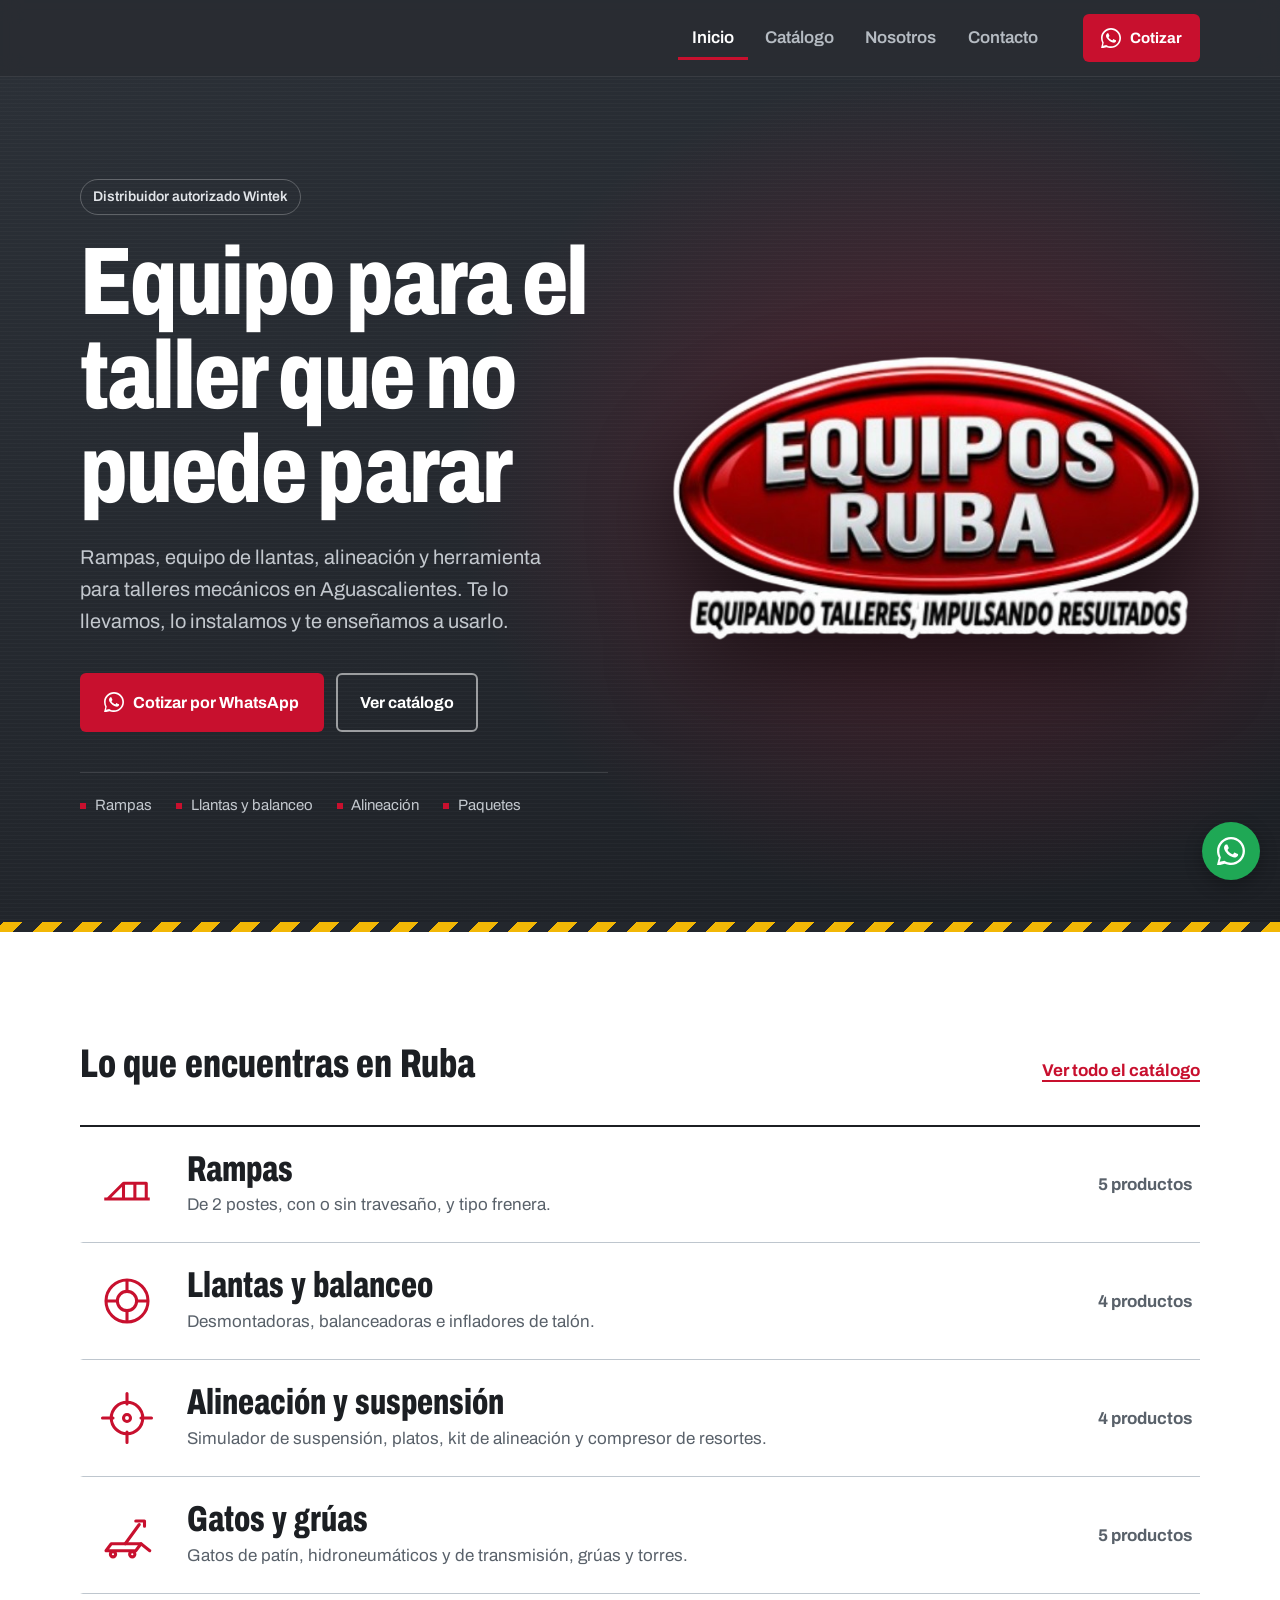
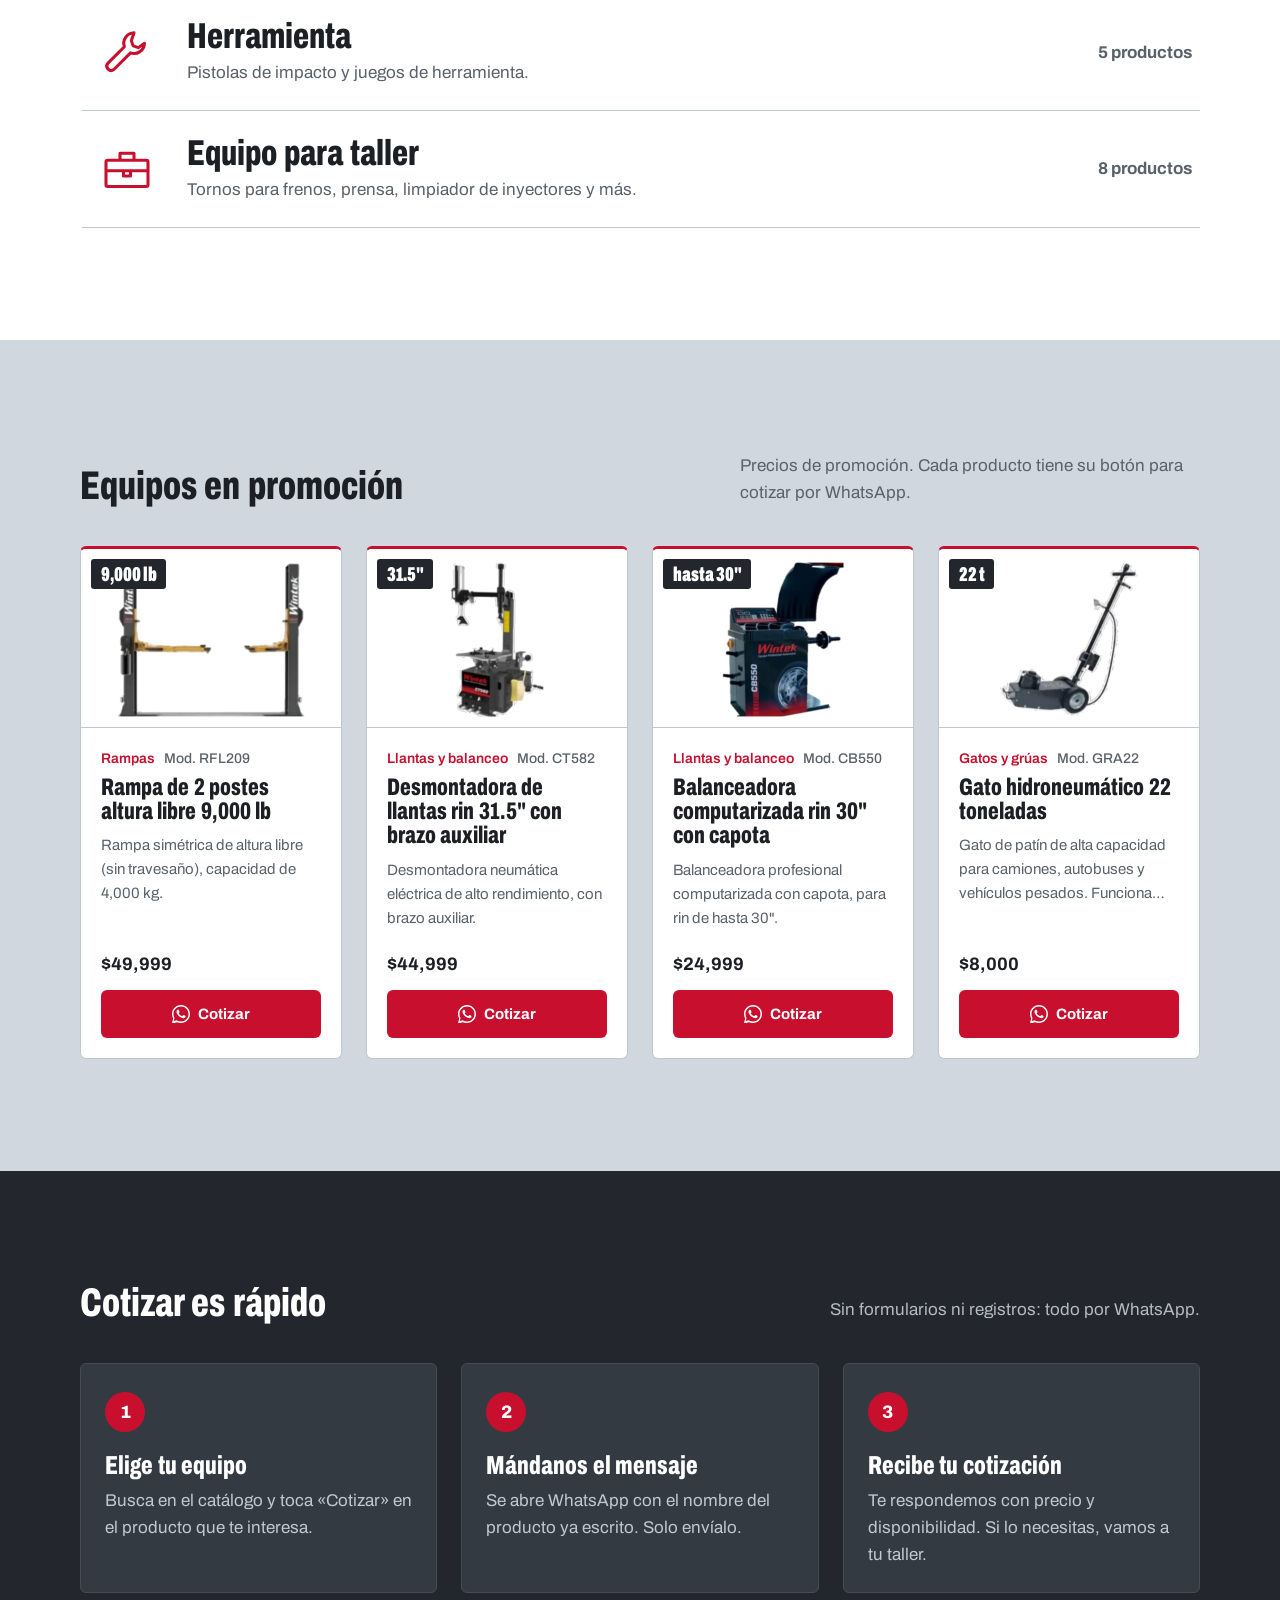
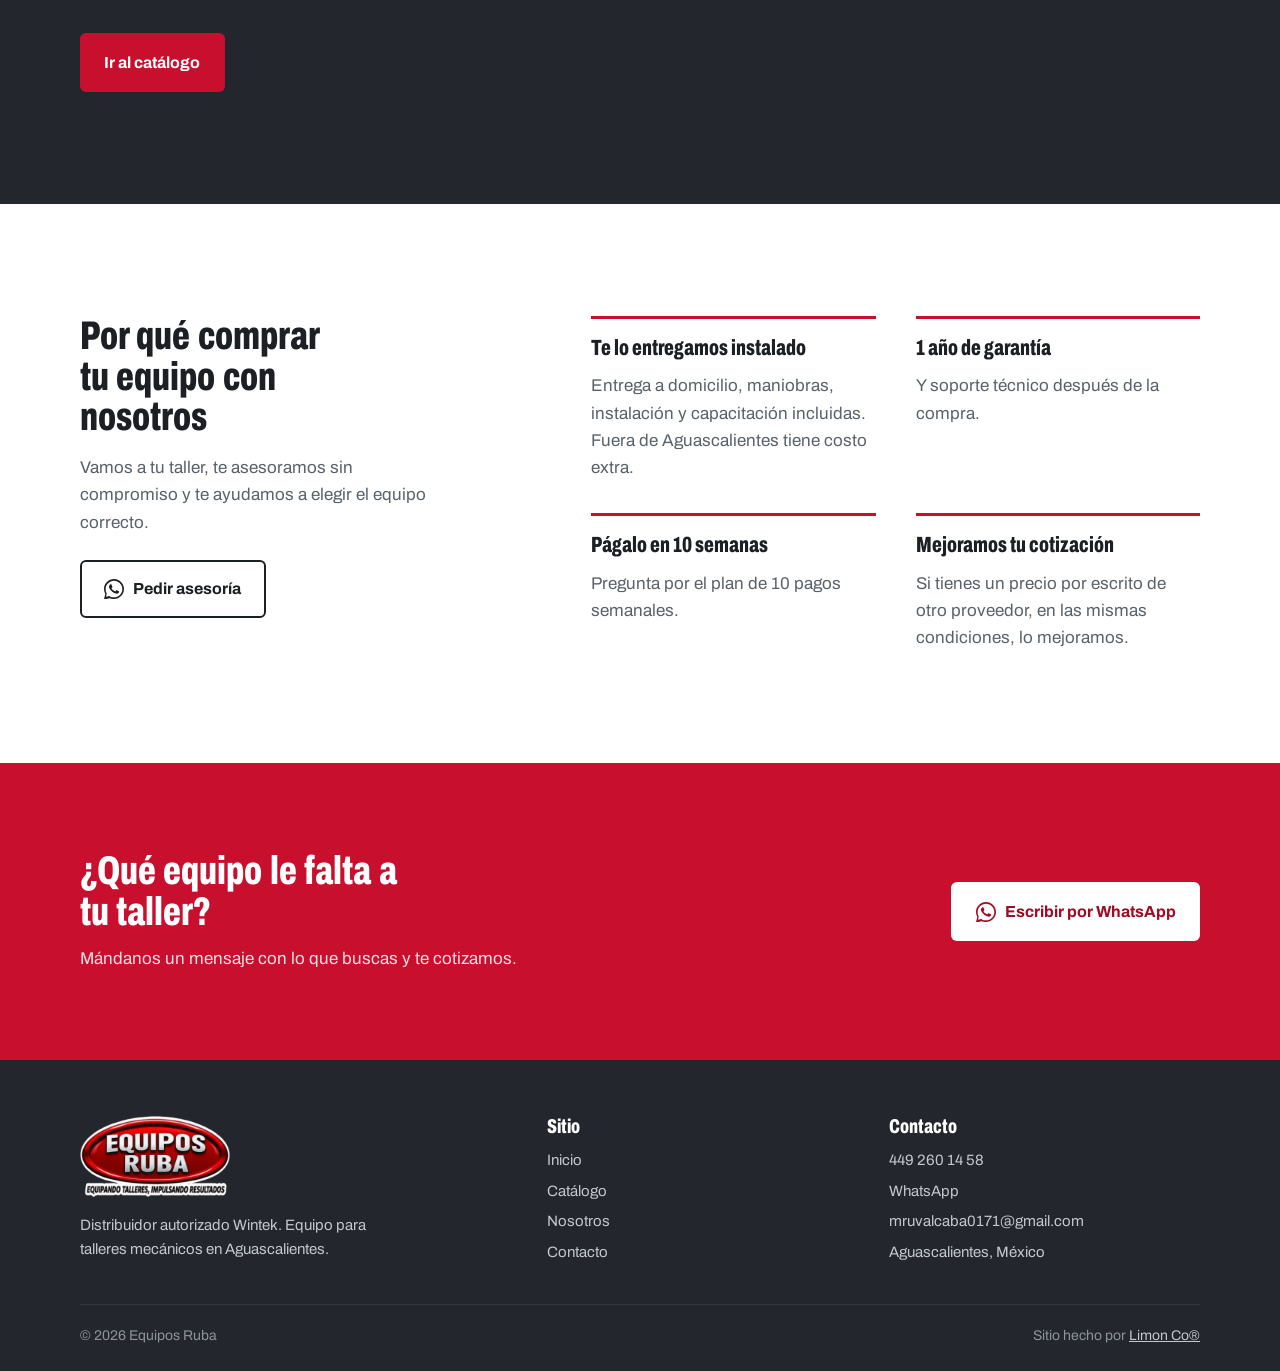
<file: index.html>
<!DOCTYPE html>
<html lang="es-MX">
<head>
  <meta charset="UTF-8">
  <meta name="viewport" content="width=device-width, initial-scale=1.0">

  <!-- SEO básico -->
  <title>Equipos Ruba | Rampas, gatos hidráulicos y herramienta para taller</title>
  <meta name="description" content="Equipos Ruba, distribuidor autorizado Wintek en Aguascalientes: rampas, desmontadoras, balanceadoras, alineación y herramienta para taller, con entrega, instalación y 1 año de garantía.">

  <!-- Open Graph (para compartir en redes sociales) -->
  <meta property="og:title"       content="Equipos Ruba | Rampas, gatos hidráulicos y herramienta para taller">
  <meta property="og:description" content="Equipos Ruba, distribuidor autorizado Wintek en Aguascalientes: rampas, desmontadoras, balanceadoras, alineación y herramienta para taller, con entrega, instalación y 1 año de garantía.">
  <meta property="og:image"       content="img/logo-ruba.png">
  <meta property="og:type"        content="website">

  <!-- Tipografía: Archivo (una sola familia, usamos su ancho variable) -->
  <link rel="preconnect" href="https://fonts.googleapis.com">
  <link rel="preconnect" href="https://fonts.gstatic.com" crossorigin>
  <link href="https://fonts.googleapis.com/css2?family=Archivo:wdth,wght@62..100,400..900&display=swap" rel="stylesheet">

  <link rel="stylesheet" href="css/estilos.css">
  <!-- [PENDIENTE: favicon] -->
</head>
<body>

  <!-- ===================== HEADER ===================== -->
  <header id="header">
    <div class="contenedor">
      <nav class="nav-inner" aria-label="Navegación principal">
        <a href="index.html" class="nav-logo">
          <img src="img/logo-ruba-chico.png" alt="Equipos Ruba, ir al inicio" width="97" height="52">
        </a>

        <ul class="nav-menu" id="nav-menu">
          <li><a href="index.html">Inicio</a></li>
          <li><a href="catalogo.html">Catálogo</a></li>
          <li><a href="nosotros.html">Nosotros</a></li>
          <li><a href="contacto.html">Contacto</a></li>
        </ul>

                <a href="https://wa.me/524492601458?text=Hola%2C%20me%20interesa%20saber%20m%C3%A1s%20sobre%20sus%20equipos." class="btn btn-rojo btn-chico nav-cta" target="_blank" rel="noopener">
          <svg width="20" height="20" viewBox="0 0 24 24" fill="currentColor" aria-hidden="true"><path d="M17.47 14.38c-.3-.15-1.76-.87-2.03-.97-.27-.1-.47-.15-.67.15-.2.3-.77.97-.94 1.16-.17.2-.35.22-.64.07-.3-.15-1.26-.46-2.39-1.47-.88-.79-1.48-1.76-1.65-2.06-.17-.3-.02-.46.13-.6.13-.14.3-.35.45-.52.15-.17.2-.3.3-.5.1-.2.05-.37-.03-.52-.07-.15-.67-1.61-.92-2.2-.24-.58-.49-.5-.67-.51h-.57c-.2 0-.52.07-.79.37-.27.3-1.04 1.02-1.04 2.48 0 1.46 1.07 2.88 1.21 3.07.15.2 2.1 3.2 5.08 4.49.71.31 1.26.49 1.7.63.71.23 1.36.2 1.87.12.57-.09 1.76-.72 2-1.41.25-.7.25-1.29.18-1.41-.08-.13-.28-.2-.57-.35z"/><path d="M12 0C5.37 0 0 5.37 0 12c0 2.14.56 4.14 1.54 5.87L.06 23.89a.5.5 0 00.61.61l6.01-1.48A11.95 11.95 0 0012 24c6.63 0 12-5.37 12-12S18.63 0 12 0zm0 22c-1.95 0-3.77-.53-5.33-1.44l-.38-.23-3.94.97.97-3.94-.23-.38A9.94 9.94 0 012 12C2 6.48 6.48 2 12 2s10 4.48 10 10-4.48 10-10 10z"/></svg> Cotizar
        </a>

        <button class="nav-hamburguesa" id="nav-hamburguesa" aria-controls="nav-menu" aria-expanded="false" aria-label="Abrir menú">
          <span></span><span></span><span></span>
        </button>
      </nav>
    </div>
  </header>

  <main>
    <!-- ===================== HERO ===================== -->
    <section id="hero" aria-labelledby="hero-titulo">
      <div class="contenedor hero-grid">
        <div class="hero-texto">
          <p class="hero-sello">Distribuidor autorizado Wintek</p>
          <h1 id="hero-titulo">Equipo para el taller que no puede parar</h1>
          <p class="hero-desc">
            Rampas, equipo de llantas, alineación y herramienta para talleres mecánicos en Aguascalientes.
            Te lo llevamos, lo instalamos y te enseñamos a usarlo.
          </p>
          <div class="hero-botones">
                        <a href="https://wa.me/524492601458?text=Hola%2C%20me%20interesa%20cotizar%20equipo%20para%20mi%20taller." class="btn btn-rojo" target="_blank" rel="noopener">
              <svg width="20" height="20" viewBox="0 0 24 24" fill="currentColor" aria-hidden="true"><path d="M17.47 14.38c-.3-.15-1.76-.87-2.03-.97-.27-.1-.47-.15-.67.15-.2.3-.77.97-.94 1.16-.17.2-.35.22-.64.07-.3-.15-1.26-.46-2.39-1.47-.88-.79-1.48-1.76-1.65-2.06-.17-.3-.02-.46.13-.6.13-.14.3-.35.45-.52.15-.17.2-.3.3-.5.1-.2.05-.37-.03-.52-.07-.15-.67-1.61-.92-2.2-.24-.58-.49-.5-.67-.51h-.57c-.2 0-.52.07-.79.37-.27.3-1.04 1.02-1.04 2.48 0 1.46 1.07 2.88 1.21 3.07.15.2 2.1 3.2 5.08 4.49.71.31 1.26.49 1.7.63.71.23 1.36.2 1.87.12.57-.09 1.76-.72 2-1.41.25-.7.25-1.29.18-1.41-.08-.13-.28-.2-.57-.35z"/><path d="M12 0C5.37 0 0 5.37 0 12c0 2.14.56 4.14 1.54 5.87L.06 23.89a.5.5 0 00.61.61l6.01-1.48A11.95 11.95 0 0012 24c6.63 0 12-5.37 12-12S18.63 0 12 0zm0 22c-1.95 0-3.77-.53-5.33-1.44l-.38-.23-3.94.97.97-3.94-.23-.38A9.94 9.94 0 012 12C2 6.48 6.48 2 12 2s10 4.48 10 10-4.48 10-10 10z"/></svg> Cotizar por WhatsApp
            </a>
            <a href="catalogo.html" class="btn btn-claro">Ver catálogo</a>
          </div>
          <ul class="hero-categorias" aria-label="Categorías">
            <li><a href="catalogo.html?categoria=rampas">Rampas</a></li>
            <li><a href="catalogo.html?categoria=llantas">Llantas y balanceo</a></li>
            <li><a href="catalogo.html?categoria=alineacion">Alineación</a></li>
            <li><a href="catalogo.html?categoria=paquetes">Paquetes</a></li>
          </ul>
        </div>

        <!-- Logo grande. En la portada, el logo del menú se oculta hasta pasar esta sección -->
        <img class="hero-logo" src="img/logo-ruba.png" alt="" width="624" height="336">
      </div>
    </section>

    <!-- ===================== CATEGORÍAS ===================== -->
    <section class="seccion seccion-blanca" aria-labelledby="cat-titulo">
      <div class="contenedor">
        <div class="seccion-encabezado">
          <h2 id="cat-titulo">Lo que encuentras en Ruba</h2>
          <a href="catalogo.html" class="link-flecha">Ver todo el catálogo</a>
        </div>
        <ul class="categorias-lista">
          <li>
            <a href="catalogo.html?categoria=rampas" class="categoria-fila">
              <svg viewBox="0 0 64 64" fill="none" stroke="currentColor" stroke-width="3.5" stroke-linejoin="round" aria-hidden="true"><path d="M6 48h52M10 48l18-18h26v18"/><path d="M28 30v18M41 30v18"/></svg>
              <div>
                <h3>Rampas</h3>
                <p>De 2 postes, con o sin travesaño, y tipo frenera.</p>
              </div>
              <span class="categoria-cuenta" data-cuenta="rampas"></span>
            </a>
          </li>
          <li>
            <a href="catalogo.html?categoria=llantas" class="categoria-fila">
              <svg viewBox="0 0 64 64" fill="none" stroke="currentColor" stroke-width="3.5" aria-hidden="true"><circle cx="32" cy="32" r="24"/><circle cx="32" cy="32" r="11"/><path d="M32 8v13M32 43v13M8 32h13M43 32h13"/></svg>
              <div>
                <h3>Llantas y balanceo</h3>
                <p>Desmontadoras, balanceadoras e infladores de talón.</p>
              </div>
              <span class="categoria-cuenta" data-cuenta="llantas"></span>
            </a>
          </li>
          <li>
            <a href="catalogo.html?categoria=alineacion" class="categoria-fila">
              <svg viewBox="0 0 64 64" fill="none" stroke="currentColor" stroke-width="3.5" stroke-linecap="round" aria-hidden="true"><circle cx="32" cy="32" r="18"/><circle cx="32" cy="32" r="4"/><path d="M32 4v12M32 48v12M4 32h12M48 32h12"/></svg>
              <div>
                <h3>Alineación y suspensión</h3>
                <p>Simulador de suspensión, platos, kit de alineación y compresor de resortes.</p>
              </div>
              <span class="categoria-cuenta" data-cuenta="alineacion"></span>
            </a>
          </li>
          <li>
            <a href="catalogo.html?categoria=gatos" class="categoria-fila">
              <svg viewBox="0 0 64 64" fill="none" stroke="currentColor" stroke-width="3.5" stroke-linejoin="round" stroke-linecap="round" aria-hidden="true"><path d="M8 50h34l6-8H14z"/><circle cx="16" cy="54" r="3"/><circle cx="38" cy="54" r="3"/><path d="M30 42l16-22M42 16h10v6"/><path d="M48 42l10 8"/></svg>
              <div>
                <h3>Gatos y grúas</h3>
                <p>Gatos de patín, hidroneumáticos y de transmisión, grúas y torres.</p>
              </div>
              <span class="categoria-cuenta" data-cuenta="gatos"></span>
            </a>
          </li>
          <li>
            <a href="catalogo.html?categoria=herramienta" class="categoria-fila">
              <svg viewBox="0 0 64 64" fill="none" stroke="currentColor" stroke-width="3.5" stroke-linejoin="round" stroke-linecap="round" aria-hidden="true"><path d="M40 10a12 12 0 00-11 16L10 45a5 5 0 007 7l19-19a12 12 0 0016-11l-7 5-6-2-2-6z"/></svg>
              <div>
                <h3>Herramienta</h3>
                <p>Pistolas de impacto y juegos de herramienta.</p>
              </div>
              <span class="categoria-cuenta" data-cuenta="herramienta"></span>
            </a>
          </li>
          <li>
            <a href="catalogo.html?categoria=equipo" class="categoria-fila">
              <svg viewBox="0 0 64 64" fill="none" stroke="currentColor" stroke-width="3.5" stroke-linejoin="round" aria-hidden="true"><rect x="8" y="22" width="48" height="30" rx="2"/><path d="M24 22v-8h16v8M8 34h48M28 34v6h8v-6"/></svg>
              <div>
                <h3>Equipo para taller</h3>
                <p>Tornos para frenos, prensa, limpiador de inyectores y más.</p>
              </div>
              <span class="categoria-cuenta" data-cuenta="equipo"></span>
            </a>
          </li>
        </ul>
      </div>
    </section>

    <!-- ===================== DESTACADOS ===================== -->
    <section class="seccion" aria-labelledby="dest-titulo">
      <div class="contenedor">
        <div class="seccion-encabezado">
          <h2 id="dest-titulo">Equipos en promoción</h2>
          <p>Precios de promoción. Cada producto tiene su botón para cotizar por WhatsApp.</p>
        </div>
        <!-- Las tarjetas las genera main.js a partir de js/productos.js (destacado: true) -->
        <div class="productos-grid" id="productos-destacados"></div>
      </div>
    </section>

    <!-- ===================== CÓMO COTIZAR ===================== -->
    <section class="seccion seccion-oscura" aria-labelledby="pasos-titulo">
      <div class="contenedor">
        <div class="seccion-encabezado">
          <h2 id="pasos-titulo">Cotizar es rápido</h2>
          <p>Sin formularios ni registros: todo por WhatsApp.</p>
        </div>
        <ol class="pasos">
          <li class="paso">
            <h3>Elige tu equipo</h3>
            <p>Busca en el catálogo y toca «Cotizar» en el producto que te interesa.</p>
          </li>
          <li class="paso">
            <h3>Mándanos el mensaje</h3>
            <p>Se abre WhatsApp con el nombre del producto ya escrito. Solo envíalo.</p>
          </li>
          <li class="paso">
            <h3>Recibe tu cotización</h3>
            <p>Te respondemos con precio y disponibilidad. Si lo necesitas, vamos a tu taller.</p>
          </li>
        </ol>
        <div class="pasos-cta">
          <a href="catalogo.html" class="btn btn-rojo">Ir al catálogo</a>
        </div>
      </div>
    </section>

    <!-- ===================== POR QUÉ RUBA (datos del volante de promoción) ===================== -->
    <section class="seccion seccion-blanca" aria-labelledby="pq-titulo">
      <div class="contenedor porque-grid">
        <div class="porque-intro">
          <h2 id="pq-titulo">Por qué comprar tu equipo con nosotros</h2>
          <p>Vamos a tu taller, te asesoramos sin compromiso y te ayudamos a elegir el equipo correcto.</p>
          <a href="https://wa.me/524492601458?text=Hola%2C%20necesito%20asesor%C3%ADa%20para%20elegir%20equipo%20para%20mi%20taller." class="btn btn-contorno" target="_blank" rel="noopener">
            <svg width="20" height="20" viewBox="0 0 24 24" fill="currentColor" aria-hidden="true"><path d="M17.47 14.38c-.3-.15-1.76-.87-2.03-.97-.27-.1-.47-.15-.67.15-.2.3-.77.97-.94 1.16-.17.2-.35.22-.64.07-.3-.15-1.26-.46-2.39-1.47-.88-.79-1.48-1.76-1.65-2.06-.17-.3-.02-.46.13-.6.13-.14.3-.35.45-.52.15-.17.2-.3.3-.5.1-.2.05-.37-.03-.52-.07-.15-.67-1.61-.92-2.2-.24-.58-.49-.5-.67-.51h-.57c-.2 0-.52.07-.79.37-.27.3-1.04 1.02-1.04 2.48 0 1.46 1.07 2.88 1.21 3.07.15.2 2.1 3.2 5.08 4.49.71.31 1.26.49 1.7.63.71.23 1.36.2 1.87.12.57-.09 1.76-.72 2-1.41.25-.7.25-1.29.18-1.41-.08-.13-.28-.2-.57-.35z"/><path d="M12 0C5.37 0 0 5.37 0 12c0 2.14.56 4.14 1.54 5.87L.06 23.89a.5.5 0 00.61.61l6.01-1.48A11.95 11.95 0 0012 24c6.63 0 12-5.37 12-12S18.63 0 12 0zm0 22c-1.95 0-3.77-.53-5.33-1.44l-.38-.23-3.94.97.97-3.94-.23-.38A9.94 9.94 0 012 12C2 6.48 6.48 2 12 2s10 4.48 10 10-4.48 10-10 10z"/></svg> Pedir asesoría
          </a>
        </div>
        <dl class="porque-lista">
          <div>
            <dt>Te lo entregamos instalado</dt>
            <dd>Entrega a domicilio, maniobras, instalación y capacitación incluidas. Fuera de Aguascalientes tiene costo extra.</dd>
          </div>
          <div>
            <dt>1 año de garantía</dt>
            <dd>Y soporte técnico después de la compra.</dd>
          </div>
          <div>
            <!-- [PENDIENTE: confirmar con el cliente cómo funciona el plan "10 números, 10 pagos, 10 semanas"] -->
            <dt>Págalo en 10 semanas</dt>
            <dd>Pregunta por el plan de 10 pagos semanales.</dd>
          </div>
          <div>
            <dt>Mejoramos tu cotización</dt>
            <dd>Si tienes un precio por escrito de otro proveedor, en las mismas condiciones, lo mejoramos.</dd>
          </div>
        </dl>
      </div>
    </section>

  <!-- ===================== CTA FINAL ===================== -->
  <section id="cta" aria-labelledby="cta-titulo">
    <div class="contenedor cta-inner">
      <div>
        <h2 id="cta-titulo">¿Qué equipo le falta a tu taller?</h2>
        <p>Mándanos un mensaje con lo que buscas y te cotizamos.</p>
      </div>
            <a href="https://wa.me/524492601458?text=Hola%2C%20quiero%20cotizar%20equipo%20para%20mi%20taller." class="btn btn-blanco" target="_blank" rel="noopener">
        <svg width="20" height="20" viewBox="0 0 24 24" fill="currentColor" aria-hidden="true"><path d="M17.47 14.38c-.3-.15-1.76-.87-2.03-.97-.27-.1-.47-.15-.67.15-.2.3-.77.97-.94 1.16-.17.2-.35.22-.64.07-.3-.15-1.26-.46-2.39-1.47-.88-.79-1.48-1.76-1.65-2.06-.17-.3-.02-.46.13-.6.13-.14.3-.35.45-.52.15-.17.2-.3.3-.5.1-.2.05-.37-.03-.52-.07-.15-.67-1.61-.92-2.2-.24-.58-.49-.5-.67-.51h-.57c-.2 0-.52.07-.79.37-.27.3-1.04 1.02-1.04 2.48 0 1.46 1.07 2.88 1.21 3.07.15.2 2.1 3.2 5.08 4.49.71.31 1.26.49 1.7.63.71.23 1.36.2 1.87.12.57-.09 1.76-.72 2-1.41.25-.7.25-1.29.18-1.41-.08-.13-.28-.2-.57-.35z"/><path d="M12 0C5.37 0 0 5.37 0 12c0 2.14.56 4.14 1.54 5.87L.06 23.89a.5.5 0 00.61.61l6.01-1.48A11.95 11.95 0 0012 24c6.63 0 12-5.37 12-12S18.63 0 12 0zm0 22c-1.95 0-3.77-.53-5.33-1.44l-.38-.23-3.94.97.97-3.94-.23-.38A9.94 9.94 0 012 12C2 6.48 6.48 2 12 2s10 4.48 10 10-4.48 10-10 10z"/></svg> Escribir por WhatsApp
      </a>
    </div>
  </section>

  </main>

  <!-- ===================== FOOTER ===================== -->
  <footer id="footer">
    <div class="contenedor">
      <div class="footer-grid">
        <div class="footer-logo">
          <img src="img/logo-ruba-chico.png" alt="Equipos Ruba" width="150" height="81">
          <p>Distribuidor autorizado Wintek. Equipo para talleres mecánicos en Aguascalientes.</p>
        </div>

        <div class="footer-col">
          <h2>Sitio</h2>
          <ul>
            <li><a href="index.html">Inicio</a></li>
            <li><a href="catalogo.html">Catálogo</a></li>
            <li><a href="nosotros.html">Nosotros</a></li>
            <li><a href="contacto.html">Contacto</a></li>
          </ul>
        </div>

        <div class="footer-col">
          <h2>Contacto</h2>
          <ul>
            <li><a href="tel:+524492601458">449 260 14 58</a></li>
            <li><a href="https://wa.me/524492601458?text=Hola%2C%20me%20interesa%20saber%20m%C3%A1s%20sobre%20sus%20equipos." target="_blank" rel="noopener">WhatsApp</a></li>
            <li><a href="mailto:mruvalcaba0171@gmail.com">mruvalcaba0171@gmail.com</a></li>
            <li>Aguascalientes, México</li>
            <!-- [PENDIENTE: dirección del local (confirmar si es la misma de facturación) y horarios] -->
          </ul>
        </div>
      </div>

      <div class="footer-base">
        <p>© 2026 Equipos Ruba</p>
        <p>Sitio hecho por <a href="#">Limon Co®</a></p>
      </div>
    </div>
  </footer>

  <!-- Botón flotante de WhatsApp -->
  <a href="https://wa.me/524492601458?text=Hola%2C%20me%20interesa%20saber%20m%C3%A1s%20sobre%20sus%20equipos." class="wa-flotante" target="_blank" rel="noopener" aria-label="Escribir por WhatsApp">
    <svg width="28" height="28" viewBox="0 0 24 24" fill="currentColor" aria-hidden="true"><path d="M17.47 14.38c-.3-.15-1.76-.87-2.03-.97-.27-.1-.47-.15-.67.15-.2.3-.77.97-.94 1.16-.17.2-.35.22-.64.07-.3-.15-1.26-.46-2.39-1.47-.88-.79-1.48-1.76-1.65-2.06-.17-.3-.02-.46.13-.6.13-.14.3-.35.45-.52.15-.17.2-.3.3-.5.1-.2.05-.37-.03-.52-.07-.15-.67-1.61-.92-2.2-.24-.58-.49-.5-.67-.51h-.57c-.2 0-.52.07-.79.37-.27.3-1.04 1.02-1.04 2.48 0 1.46 1.07 2.88 1.21 3.07.15.2 2.1 3.2 5.08 4.49.71.31 1.26.49 1.7.63.71.23 1.36.2 1.87.12.57-.09 1.76-.72 2-1.41.25-.7.25-1.29.18-1.41-.08-.13-.28-.2-.57-.35z"/><path d="M12 0C5.37 0 0 5.37 0 12c0 2.14.56 4.14 1.54 5.87L.06 23.89a.5.5 0 00.61.61l6.01-1.48A11.95 11.95 0 0012 24c6.63 0 12-5.37 12-12S18.63 0 12 0zm0 22c-1.95 0-3.77-.53-5.33-1.44l-.38-.23-3.94.97.97-3.94-.23-.38A9.94 9.94 0 012 12C2 6.48 6.48 2 12 2s10 4.48 10 10-4.48 10-10 10z"/></svg>
  </a>

  <!-- Scripts: primero los datos, luego la lógica -->
  <script src="js/productos.js"></script>
  <script src="js/main.js"></script>
</body>
</html>
</file>
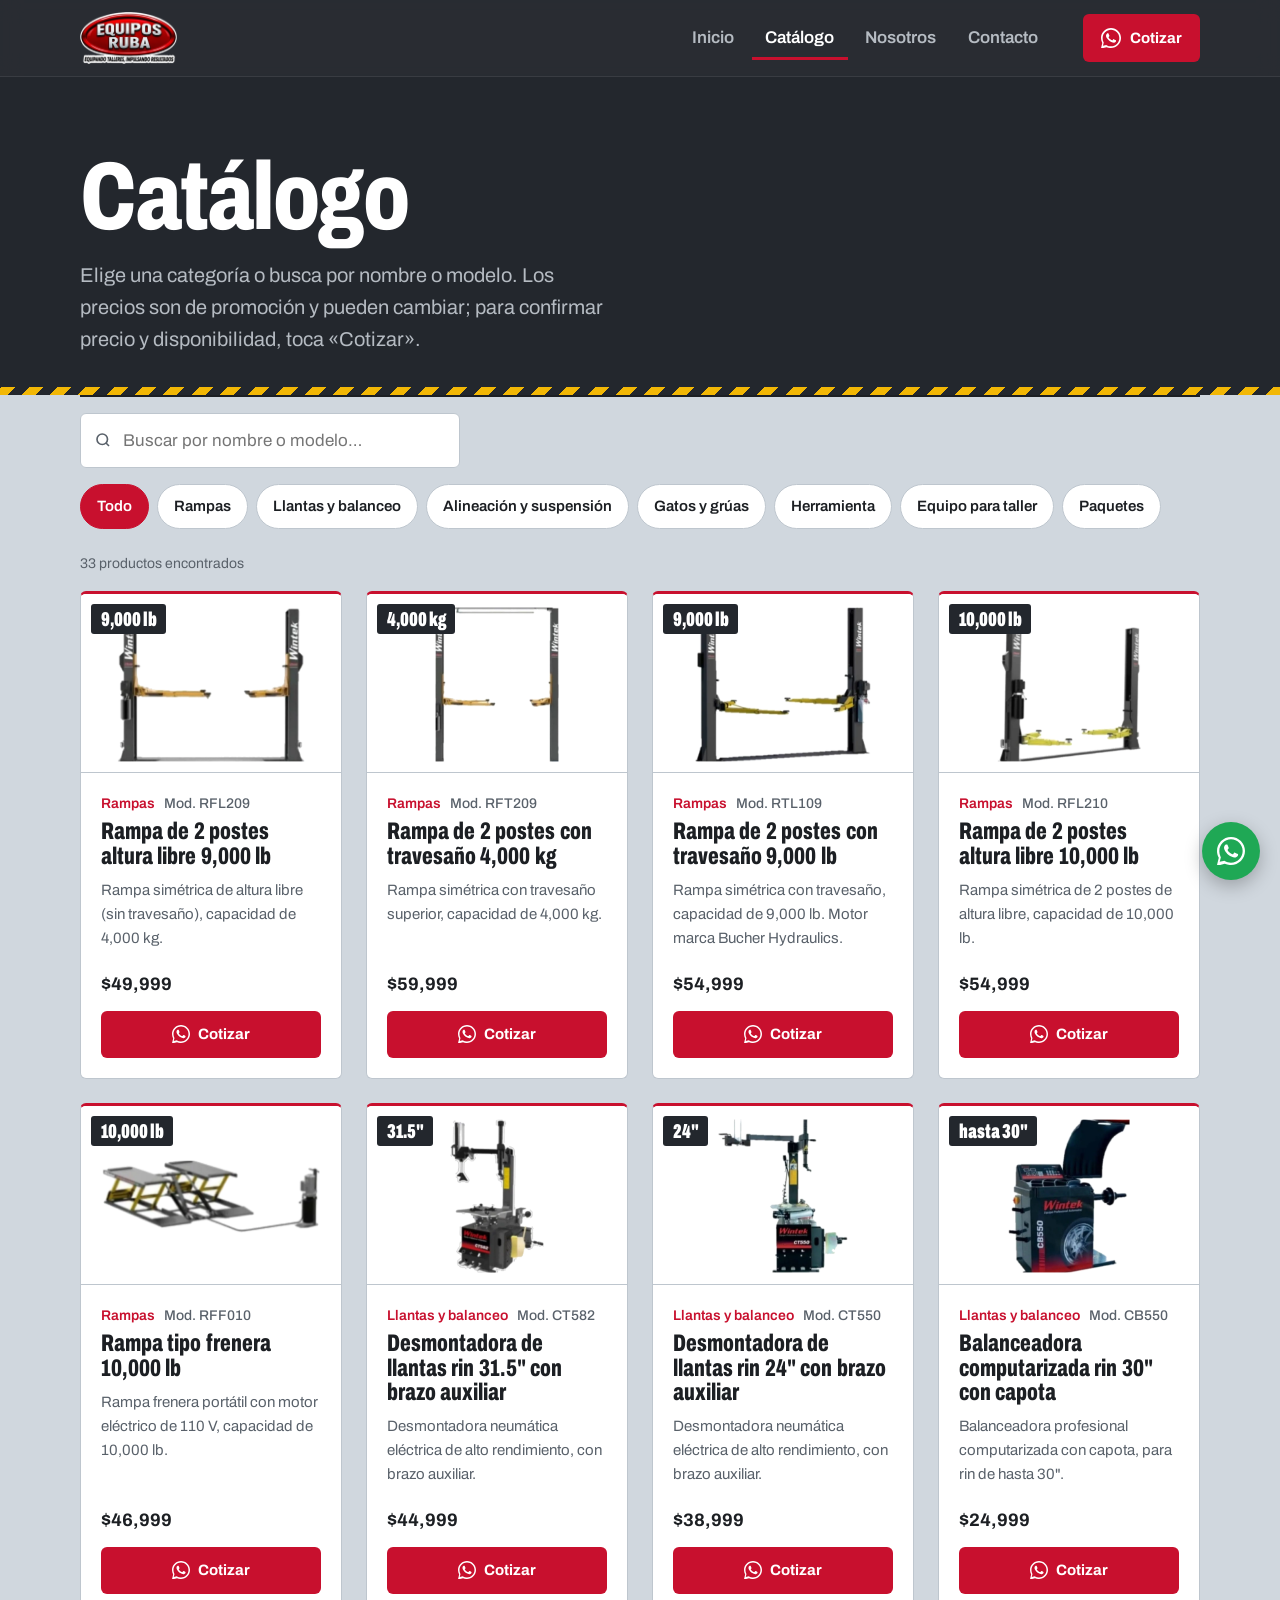
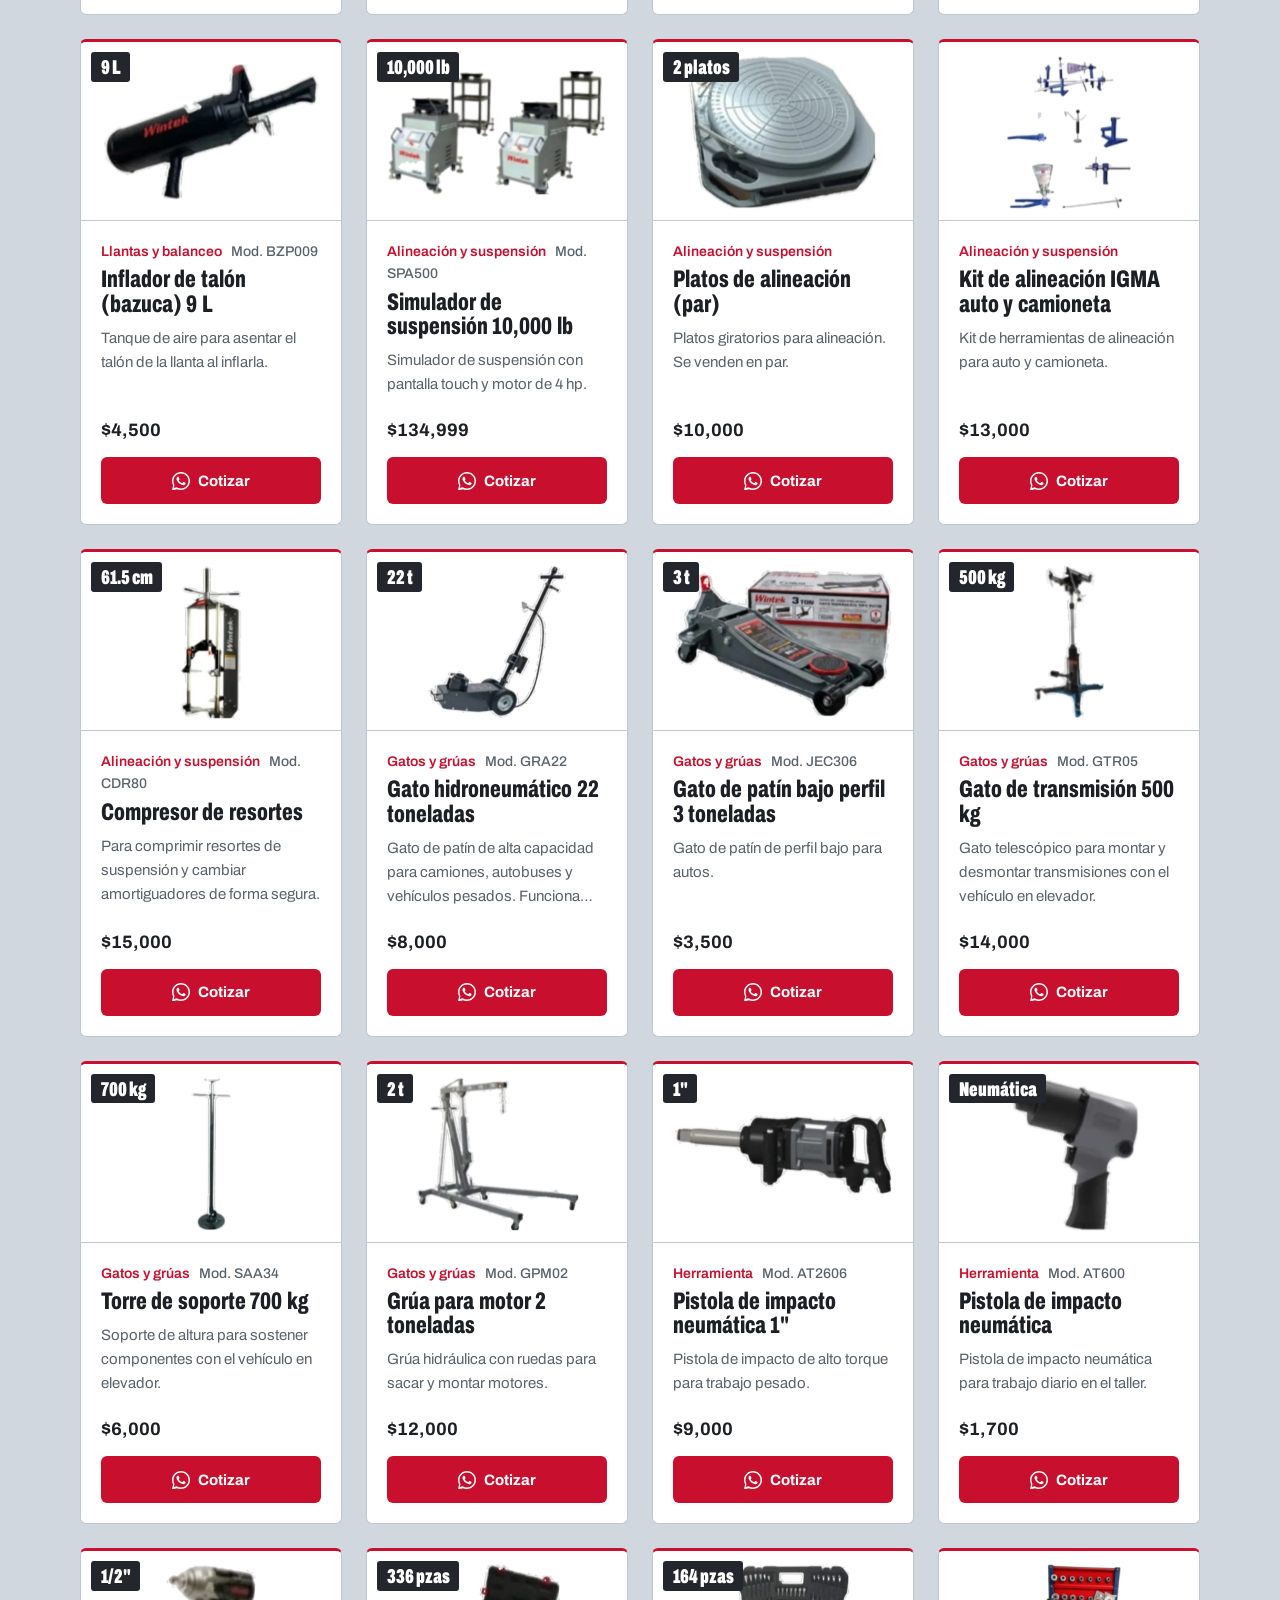
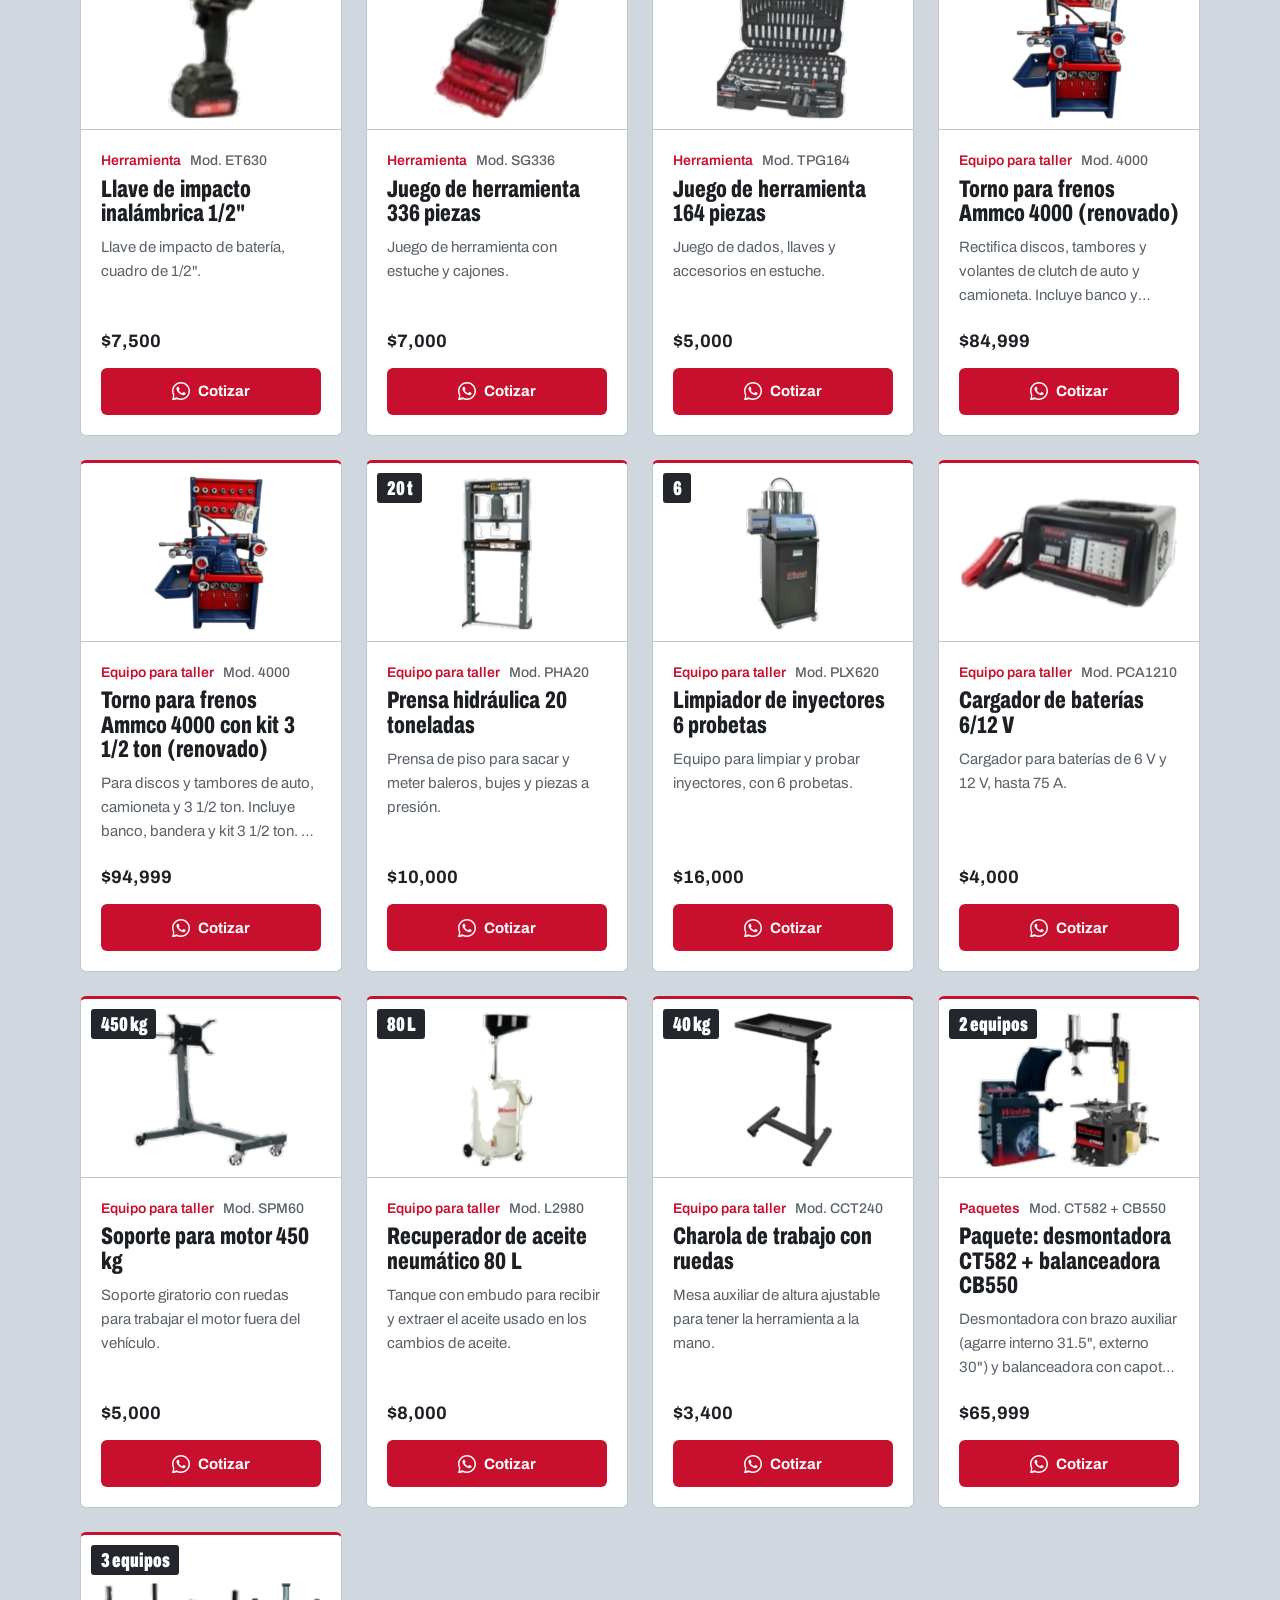
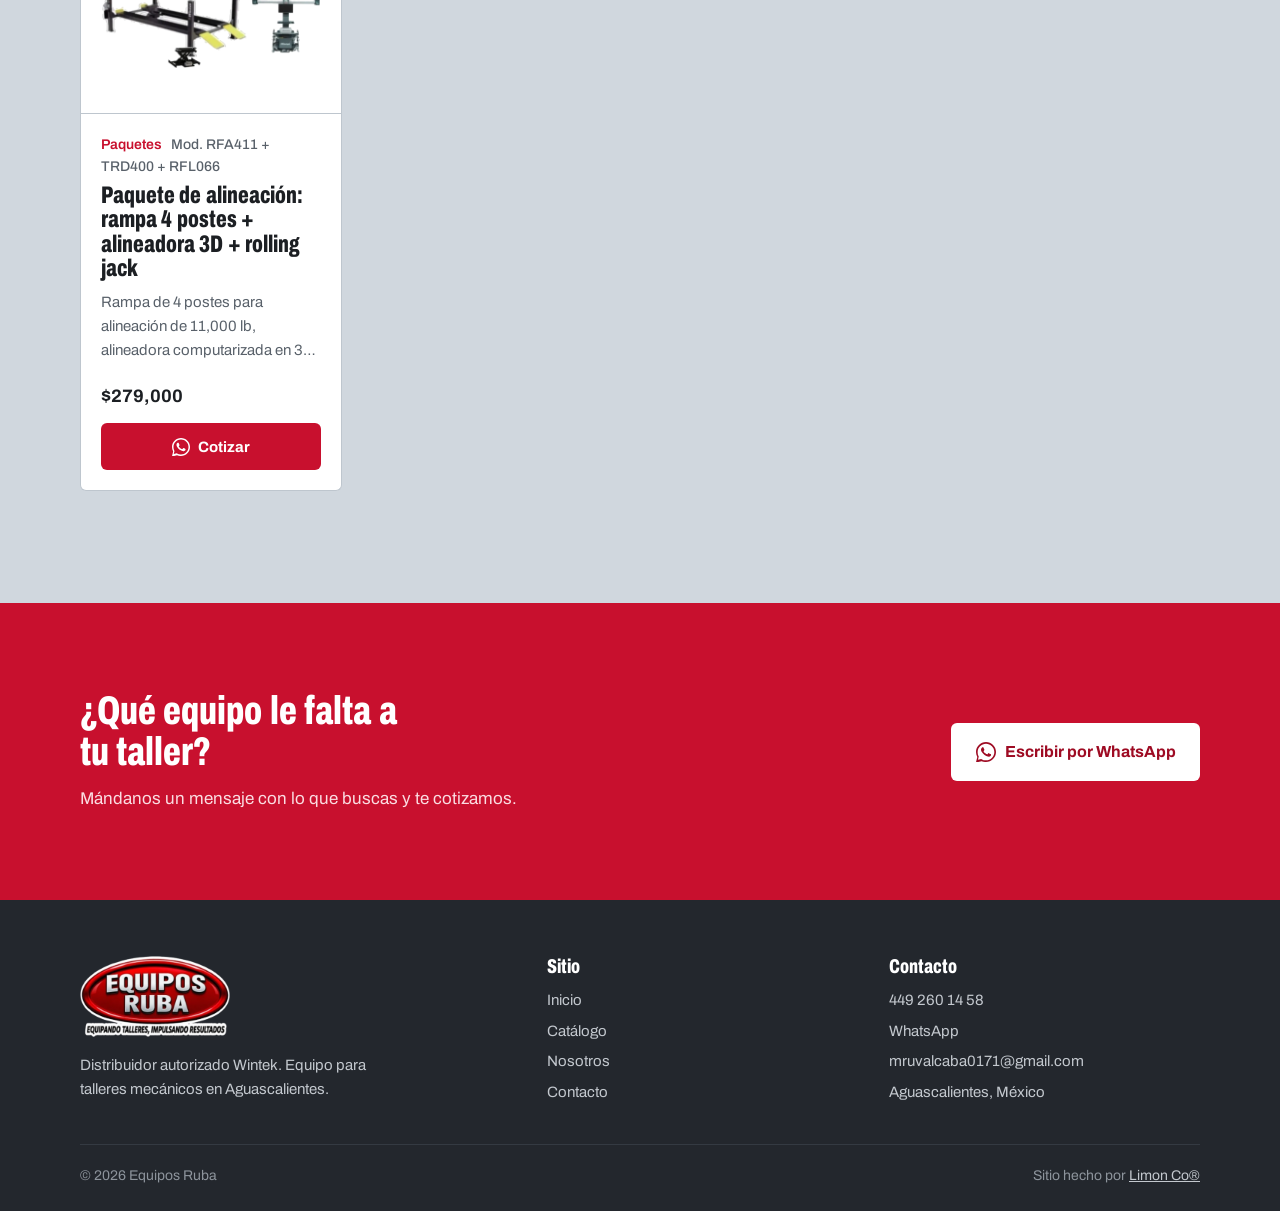
<file: catalogo.html>
<!DOCTYPE html>
<html lang="es-MX">
<head>
  <meta charset="UTF-8">
  <meta name="viewport" content="width=device-width, initial-scale=1.0">

  <!-- SEO básico -->
  <title>Catálogo | Equipos Ruba</title>
  <meta name="description" content="Catálogo de Equipos Ruba, distribuidor Wintek en Aguascalientes: rampas, equipo de llantas, alineación, gatos y herramienta. Cotiza por WhatsApp.">

  <!-- Open Graph (para compartir en redes sociales) -->
  <meta property="og:title"       content="Catálogo | Equipos Ruba">
  <meta property="og:description" content="Catálogo de Equipos Ruba, distribuidor Wintek en Aguascalientes: rampas, equipo de llantas, alineación, gatos y herramienta. Cotiza por WhatsApp.">
  <meta property="og:image"       content="img/logo-ruba.png">
  <meta property="og:type"        content="website">

  <!-- Tipografía: Archivo (una sola familia, usamos su ancho variable) -->
  <link rel="preconnect" href="https://fonts.googleapis.com">
  <link rel="preconnect" href="https://fonts.gstatic.com" crossorigin>
  <link href="https://fonts.googleapis.com/css2?family=Archivo:wdth,wght@62..100,400..900&display=swap" rel="stylesheet">

  <link rel="stylesheet" href="css/estilos.css">
  <!-- [PENDIENTE: favicon] -->
</head>
<body>

  <!-- ===================== HEADER ===================== -->
  <header id="header">
    <div class="contenedor">
      <nav class="nav-inner" aria-label="Navegación principal">
        <a href="index.html" class="nav-logo">
          <img src="img/logo-ruba-chico.png" alt="Equipos Ruba, ir al inicio" width="97" height="52">
        </a>

        <ul class="nav-menu" id="nav-menu">
          <li><a href="index.html">Inicio</a></li>
          <li><a href="catalogo.html">Catálogo</a></li>
          <li><a href="nosotros.html">Nosotros</a></li>
          <li><a href="contacto.html">Contacto</a></li>
        </ul>

                <a href="https://wa.me/524492601458?text=Hola%2C%20me%20interesa%20saber%20m%C3%A1s%20sobre%20sus%20equipos." class="btn btn-rojo btn-chico nav-cta" target="_blank" rel="noopener">
          <svg width="20" height="20" viewBox="0 0 24 24" fill="currentColor" aria-hidden="true"><path d="M17.47 14.38c-.3-.15-1.76-.87-2.03-.97-.27-.1-.47-.15-.67.15-.2.3-.77.97-.94 1.16-.17.2-.35.22-.64.07-.3-.15-1.26-.46-2.39-1.47-.88-.79-1.48-1.76-1.65-2.06-.17-.3-.02-.46.13-.6.13-.14.3-.35.45-.52.15-.17.2-.3.3-.5.1-.2.05-.37-.03-.52-.07-.15-.67-1.61-.92-2.2-.24-.58-.49-.5-.67-.51h-.57c-.2 0-.52.07-.79.37-.27.3-1.04 1.02-1.04 2.48 0 1.46 1.07 2.88 1.21 3.07.15.2 2.1 3.2 5.08 4.49.71.31 1.26.49 1.7.63.71.23 1.36.2 1.87.12.57-.09 1.76-.72 2-1.41.25-.7.25-1.29.18-1.41-.08-.13-.28-.2-.57-.35z"/><path d="M12 0C5.37 0 0 5.37 0 12c0 2.14.56 4.14 1.54 5.87L.06 23.89a.5.5 0 00.61.61l6.01-1.48A11.95 11.95 0 0012 24c6.63 0 12-5.37 12-12S18.63 0 12 0zm0 22c-1.95 0-3.77-.53-5.33-1.44l-.38-.23-3.94.97.97-3.94-.23-.38A9.94 9.94 0 012 12C2 6.48 6.48 2 12 2s10 4.48 10 10-4.48 10-10 10z"/></svg> Cotizar
        </a>

        <button class="nav-hamburguesa" id="nav-hamburguesa" aria-controls="nav-menu" aria-expanded="false" aria-label="Abrir menú">
          <span></span><span></span><span></span>
        </button>
      </nav>
    </div>
  </header>

  <main>
    <section class="pagina-encabezado" aria-labelledby="cat-h1">
      <div class="contenedor">
        <h1 id="cat-h1">Catálogo</h1>
        <p>Elige una categoría o busca por nombre o modelo. Los precios son de promoción y pueden cambiar; para confirmar precio y disponibilidad, toca «Cotizar».</p>
      </div>
    </section>

    <section class="seccion catalogo-seccion" aria-label="Productos">
      <div class="contenedor">
        <div class="filtros-barra" role="search">
          <div class="buscador">
            <label for="busqueda-input" class="visualmente-oculto">Buscar productos</label>
            <svg width="18" height="18" viewBox="0 0 24 24" fill="none" stroke="currentColor" stroke-width="2.2" aria-hidden="true"><circle cx="11" cy="11" r="7"/><path d="M20 20l-4-4"/></svg>
            <input type="search" id="busqueda-input" placeholder="Buscar por nombre o modelo…" autocomplete="off">
          </div>
          <!-- Los botones los genera catalogo.js -->
          <div class="filtros-categorias" id="filtros-categorias" role="group" aria-label="Filtrar por categoría"></div>
        </div>

        <p class="catalogo-cuenta" id="catalogo-cuenta" aria-live="polite"></p>
        <div class="productos-grid" id="catalogo-grid"></div>
      </div>
    </section>

  <!-- ===================== CTA FINAL ===================== -->
  <section id="cta" aria-labelledby="cta-titulo">
    <div class="contenedor cta-inner">
      <div>
        <h2 id="cta-titulo">¿Qué equipo le falta a tu taller?</h2>
        <p>Mándanos un mensaje con lo que buscas y te cotizamos.</p>
      </div>
            <a href="https://wa.me/524492601458?text=Hola%2C%20quiero%20cotizar%20equipo%20para%20mi%20taller." class="btn btn-blanco" target="_blank" rel="noopener">
        <svg width="20" height="20" viewBox="0 0 24 24" fill="currentColor" aria-hidden="true"><path d="M17.47 14.38c-.3-.15-1.76-.87-2.03-.97-.27-.1-.47-.15-.67.15-.2.3-.77.97-.94 1.16-.17.2-.35.22-.64.07-.3-.15-1.26-.46-2.39-1.47-.88-.79-1.48-1.76-1.65-2.06-.17-.3-.02-.46.13-.6.13-.14.3-.35.45-.52.15-.17.2-.3.3-.5.1-.2.05-.37-.03-.52-.07-.15-.67-1.61-.92-2.2-.24-.58-.49-.5-.67-.51h-.57c-.2 0-.52.07-.79.37-.27.3-1.04 1.02-1.04 2.48 0 1.46 1.07 2.88 1.21 3.07.15.2 2.1 3.2 5.08 4.49.71.31 1.26.49 1.7.63.71.23 1.36.2 1.87.12.57-.09 1.76-.72 2-1.41.25-.7.25-1.29.18-1.41-.08-.13-.28-.2-.57-.35z"/><path d="M12 0C5.37 0 0 5.37 0 12c0 2.14.56 4.14 1.54 5.87L.06 23.89a.5.5 0 00.61.61l6.01-1.48A11.95 11.95 0 0012 24c6.63 0 12-5.37 12-12S18.63 0 12 0zm0 22c-1.95 0-3.77-.53-5.33-1.44l-.38-.23-3.94.97.97-3.94-.23-.38A9.94 9.94 0 012 12C2 6.48 6.48 2 12 2s10 4.48 10 10-4.48 10-10 10z"/></svg> Escribir por WhatsApp
      </a>
    </div>
  </section>

  </main>

  <!-- ===================== FOOTER ===================== -->
  <footer id="footer">
    <div class="contenedor">
      <div class="footer-grid">
        <div class="footer-logo">
          <img src="img/logo-ruba-chico.png" alt="Equipos Ruba" width="150" height="81">
          <p>Distribuidor autorizado Wintek. Equipo para talleres mecánicos en Aguascalientes.</p>
        </div>

        <div class="footer-col">
          <h2>Sitio</h2>
          <ul>
            <li><a href="index.html">Inicio</a></li>
            <li><a href="catalogo.html">Catálogo</a></li>
            <li><a href="nosotros.html">Nosotros</a></li>
            <li><a href="contacto.html">Contacto</a></li>
          </ul>
        </div>

        <div class="footer-col">
          <h2>Contacto</h2>
          <ul>
            <li><a href="tel:+524492601458">449 260 14 58</a></li>
            <li><a href="https://wa.me/524492601458?text=Hola%2C%20me%20interesa%20saber%20m%C3%A1s%20sobre%20sus%20equipos." target="_blank" rel="noopener">WhatsApp</a></li>
            <li><a href="mailto:mruvalcaba0171@gmail.com">mruvalcaba0171@gmail.com</a></li>
            <li>Aguascalientes, México</li>
            <!-- [PENDIENTE: dirección del local (confirmar si es la misma de facturación) y horarios] -->
          </ul>
        </div>
      </div>

      <div class="footer-base">
        <p>© 2026 Equipos Ruba</p>
        <p>Sitio hecho por <a href="#">Limon Co®</a></p>
      </div>
    </div>
  </footer>

  <!-- Botón flotante de WhatsApp -->
  <a href="https://wa.me/524492601458?text=Hola%2C%20me%20interesa%20saber%20m%C3%A1s%20sobre%20sus%20equipos." class="wa-flotante" target="_blank" rel="noopener" aria-label="Escribir por WhatsApp">
    <svg width="28" height="28" viewBox="0 0 24 24" fill="currentColor" aria-hidden="true"><path d="M17.47 14.38c-.3-.15-1.76-.87-2.03-.97-.27-.1-.47-.15-.67.15-.2.3-.77.97-.94 1.16-.17.2-.35.22-.64.07-.3-.15-1.26-.46-2.39-1.47-.88-.79-1.48-1.76-1.65-2.06-.17-.3-.02-.46.13-.6.13-.14.3-.35.45-.52.15-.17.2-.3.3-.5.1-.2.05-.37-.03-.52-.07-.15-.67-1.61-.92-2.2-.24-.58-.49-.5-.67-.51h-.57c-.2 0-.52.07-.79.37-.27.3-1.04 1.02-1.04 2.48 0 1.46 1.07 2.88 1.21 3.07.15.2 2.1 3.2 5.08 4.49.71.31 1.26.49 1.7.63.71.23 1.36.2 1.87.12.57-.09 1.76-.72 2-1.41.25-.7.25-1.29.18-1.41-.08-.13-.28-.2-.57-.35z"/><path d="M12 0C5.37 0 0 5.37 0 12c0 2.14.56 4.14 1.54 5.87L.06 23.89a.5.5 0 00.61.61l6.01-1.48A11.95 11.95 0 0012 24c6.63 0 12-5.37 12-12S18.63 0 12 0zm0 22c-1.95 0-3.77-.53-5.33-1.44l-.38-.23-3.94.97.97-3.94-.23-.38A9.94 9.94 0 012 12C2 6.48 6.48 2 12 2s10 4.48 10 10-4.48 10-10 10z"/></svg>
  </a>

  <script src="js/productos.js"></script>
  <script src="js/main.js"></script>
  <script src="js/catalogo.js"></script>
</body>
</html>
</file>
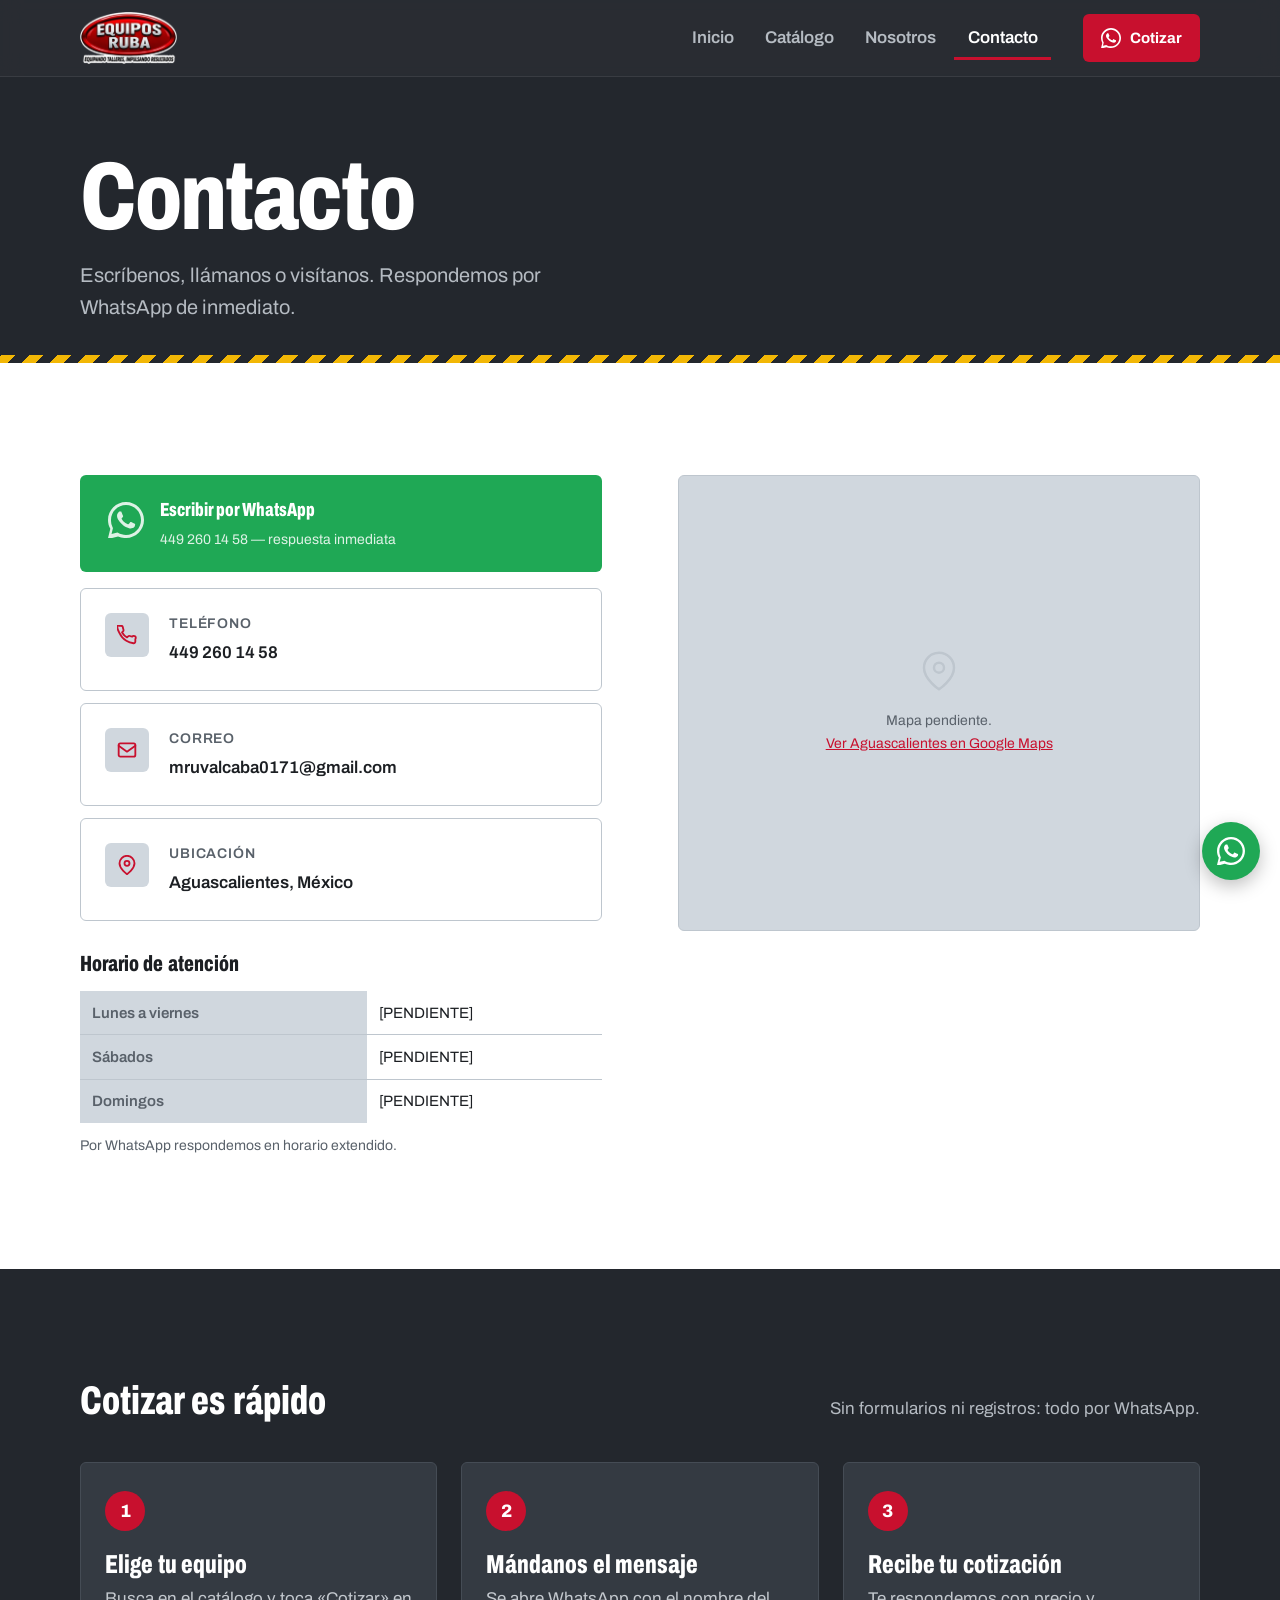
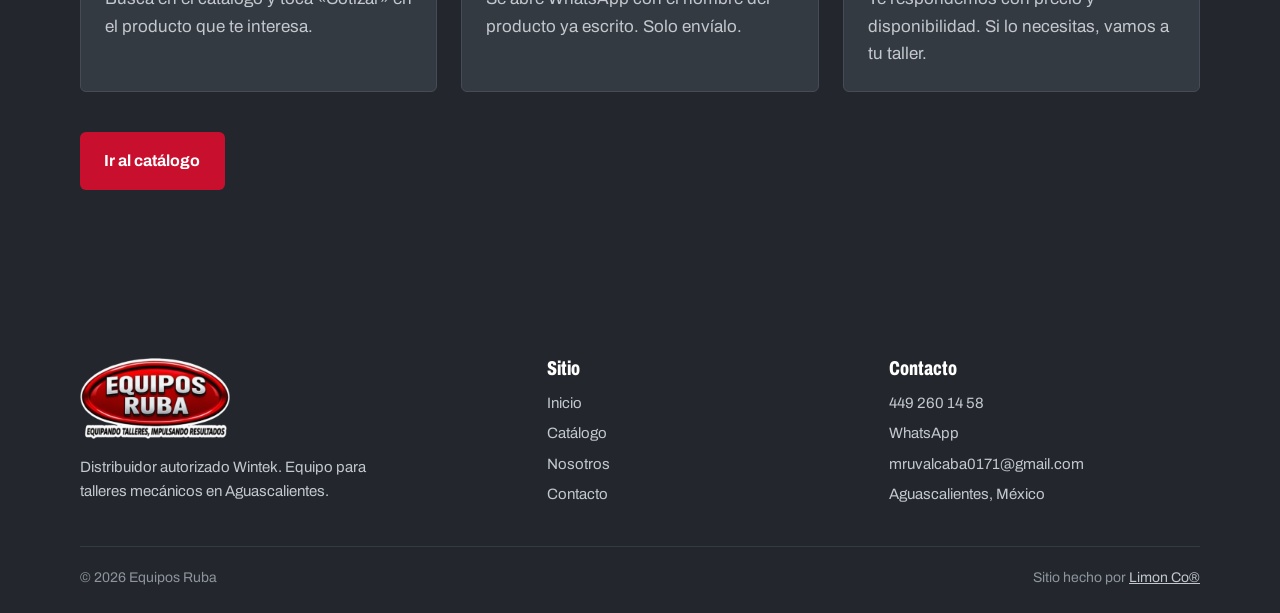
<file: contacto.html>
<!DOCTYPE html>
<html lang="es-MX">
<head>
  <meta charset="UTF-8">
  <meta name="viewport" content="width=device-width, initial-scale=1.0">

  <title>Contacto | Equipos Ruba</title>
  <meta name="description" content="Contáctanos por WhatsApp, teléfono o correo. Equipos Ruba, equipo para talleres mecánicos en Aguascalientes.">

  <meta property="og:title"       content="Contacto | Equipos Ruba">
  <meta property="og:description" content="WhatsApp, teléfono, correo y ubicación. Estamos en Aguascalientes.">
  <meta property="og:image"       content="img/logo-ruba.png">
  <meta property="og:type"        content="website">

  <link rel="preconnect" href="https://fonts.googleapis.com">
  <link rel="preconnect" href="https://fonts.gstatic.com" crossorigin>
  <link href="https://fonts.googleapis.com/css2?family=Archivo:wdth,wght@62..100,400..900&display=swap" rel="stylesheet">

  <link rel="stylesheet" href="css/estilos.css">
</head>
<body>

  <!-- ===================== HEADER ===================== -->
  <header id="header">
    <div class="contenedor">
      <nav class="nav-inner" aria-label="Navegación principal">
        <a href="index.html" class="nav-logo">
          <img src="img/logo-ruba-chico.png" alt="Equipos Ruba, ir al inicio" width="97" height="52">
        </a>

        <ul class="nav-menu" id="nav-menu">
          <li><a href="index.html">Inicio</a></li>
          <li><a href="catalogo.html">Catálogo</a></li>
          <li><a href="nosotros.html">Nosotros</a></li>
          <li><a href="contacto.html">Contacto</a></li>
        </ul>

        <a href="https://wa.me/524492601458?text=Hola%2C%20me%20interesa%20saber%20m%C3%A1s%20sobre%20sus%20equipos."
           class="btn btn-rojo btn-chico nav-cta" target="_blank" rel="noopener">
          <svg width="20" height="20" viewBox="0 0 24 24" fill="currentColor" aria-hidden="true"><path d="M17.47 14.38c-.3-.15-1.76-.87-2.03-.97-.27-.1-.47-.15-.67.15-.2.3-.77.97-.94 1.16-.17.2-.35.22-.64.07-.3-.15-1.26-.46-2.39-1.47-.88-.79-1.48-1.76-1.65-2.06-.17-.3-.02-.46.13-.6.13-.14.3-.35.45-.52.15-.17.2-.3.3-.5.1-.2.05-.37-.03-.52-.07-.15-.67-1.61-.92-2.2-.24-.58-.49-.5-.67-.51h-.57c-.2 0-.52.07-.79.37-.27.3-1.04 1.02-1.04 2.48 0 1.46 1.07 2.88 1.21 3.07.15.2 2.1 3.2 5.08 4.49.71.31 1.26.49 1.7.63.71.23 1.36.2 1.87.12.57-.09 1.76-.72 2-1.41.25-.7.25-1.29.18-1.41-.08-.13-.28-.2-.57-.35z"/><path d="M12 0C5.37 0 0 5.37 0 12c0 2.14.56 4.14 1.54 5.87L.06 23.89a.5.5 0 00.61.61l6.01-1.48A11.95 11.95 0 0012 24c6.63 0 12-5.37 12-12S18.63 0 12 0zm0 22c-1.95 0-3.77-.53-5.33-1.44l-.38-.23-3.94.97.97-3.94-.23-.38A9.94 9.94 0 012 12C2 6.48 6.48 2 12 2s10 4.48 10 10-4.48 10-10 10z"/></svg> Cotizar
        </a>

        <button class="nav-hamburguesa" id="nav-hamburguesa"
          aria-controls="nav-menu" aria-expanded="false" aria-label="Abrir menú">
          <span></span><span></span><span></span>
        </button>
      </nav>
    </div>
  </header>

  <main>

    <!-- ===================== ENCABEZADO ===================== -->
    <section class="pagina-encabezado" aria-labelledby="cont-h1">
      <div class="contenedor">
        <h1 id="cont-h1">Contacto</h1>
        <p>Escríbenos, llámanos o visítanos. Respondemos por WhatsApp de inmediato.</p>
      </div>
    </section>

    <!-- ===================== DATOS + MAPA ===================== -->
    <section class="seccion seccion-blanca" aria-label="Información de contacto">
      <div class="contenedor">
        <div class="contacto-grid">

          <!-- Columna izquierda: datos de contacto -->
          <div>

            <!-- WhatsApp: el canal principal -->
            <a href="https://wa.me/524492601458?text=Hola%2C%20me%20interesa%20saber%20m%C3%A1s%20sobre%20sus%20equipos."
               class="wa-grande" target="_blank" rel="noopener" aria-label="Escribir por WhatsApp al 449 260 14 58">
              <span class="wa-grande-icono">
                <svg width="36" height="36" viewBox="0 0 24 24" fill="currentColor" aria-hidden="true"><path d="M17.47 14.38c-.3-.15-1.76-.87-2.03-.97-.27-.1-.47-.15-.67.15-.2.3-.77.97-.94 1.16-.17.2-.35.22-.64.07-.3-.15-1.26-.46-2.39-1.47-.88-.79-1.48-1.76-1.65-2.06-.17-.3-.02-.46.13-.6.13-.14.3-.35.45-.52.15-.17.2-.3.3-.5.1-.2.05-.37-.03-.52-.07-.15-.67-1.61-.92-2.2-.24-.58-.49-.5-.67-.51h-.57c-.2 0-.52.07-.79.37-.27.3-1.04 1.02-1.04 2.48 0 1.46 1.07 2.88 1.21 3.07.15.2 2.1 3.2 5.08 4.49.71.31 1.26.49 1.7.63.71.23 1.36.2 1.87.12.57-.09 1.76-.72 2-1.41.25-.7.25-1.29.18-1.41-.08-.13-.28-.2-.57-.35z"/><path d="M12 0C5.37 0 0 5.37 0 12c0 2.14.56 4.14 1.54 5.87L.06 23.89a.5.5 0 00.61.61l6.01-1.48A11.95 11.95 0 0012 24c6.63 0 12-5.37 12-12S18.63 0 12 0zm0 22c-1.95 0-3.77-.53-5.33-1.44l-.38-.23-3.94.97.97-3.94-.23-.38A9.94 9.94 0 012 12C2 6.48 6.48 2 12 2s10 4.48 10 10-4.48 10-10 10z"/></svg>
              </span>
              <div>
                <strong>Escribir por WhatsApp</strong>
                <span>449 260 14 58 — respuesta inmediata</span>
              </div>
            </a>

            <!-- Resto de datos -->
            <div class="contacto-lista" style="margin-top: 1rem;">

              <a href="tel:+524492601458" class="contacto-dato" aria-label="Llamar al 449 260 14 58">
                <span class="contacto-dato-icono" aria-hidden="true">
                  <svg width="20" height="20" viewBox="0 0 24 24" fill="none" stroke="currentColor" stroke-width="2.2" stroke-linecap="round" stroke-linejoin="round"><path d="M22 16.92v3a2 2 0 01-2.18 2 19.79 19.79 0 01-8.63-3.07A19.5 19.5 0 013.07 9.8a19.79 19.79 0 01-3.07-8.67A2 2 0 012 .9h3a2 2 0 012 1.72c.127.96.361 1.903.7 2.81a2 2 0 01-.45 2.11L6.09 8.91a16 16 0 006 6l1.27-1.27a2 2 0 012.11-.45c.907.339 1.85.573 2.81.7A2 2 0 0122 16.92z"/></svg>
                </span>
                <div class="contacto-dato-texto">
                  <strong>Teléfono</strong>
                  <span>449 260 14 58</span>
                </div>
              </a>

              <a href="mailto:mruvalcaba0171@gmail.com" class="contacto-dato" aria-label="Enviar correo a mruvalcaba0171@gmail.com">
                <span class="contacto-dato-icono" aria-hidden="true">
                  <svg width="20" height="20" viewBox="0 0 24 24" fill="none" stroke="currentColor" stroke-width="2.2" stroke-linecap="round" stroke-linejoin="round"><rect x="2" y="4" width="20" height="16" rx="2"/><path d="M2 7l10 7 10-7"/></svg>
                </span>
                <div class="contacto-dato-texto">
                  <strong>Correo</strong>
                  <span>mruvalcaba0171@gmail.com</span>
                </div>
              </a>

              <!-- [PENDIENTE: dirección del local — confirmar con el cliente] -->
              <div class="contacto-dato">
                <span class="contacto-dato-icono" aria-hidden="true">
                  <svg width="20" height="20" viewBox="0 0 24 24" fill="none" stroke="currentColor" stroke-width="2.2" stroke-linecap="round" stroke-linejoin="round"><path d="M21 10c0 7-9 13-9 13s-9-6-9-13a9 9 0 0118 0z"/><circle cx="12" cy="10" r="3"/></svg>
                </span>
                <div class="contacto-dato-texto">
                  <strong>Ubicación</strong>
                  <span>Aguascalientes, México
                    <!-- [PENDIENTE: dirección completa del local] -->
                  </span>
                </div>
              </div>

            </div>

            <!-- Horarios -->
            <div style="margin-top: 2rem;">
              <h2 style="font-size:1.375rem; margin-bottom:1rem;">Horario de atención</h2>
              <!-- [PENDIENTE: confirmar horarios reales con el cliente] -->
              <table class="horario-tabla" aria-label="Horario de atención">
                <tbody>
                  <tr>
                    <th scope="row">Lunes a viernes</th>
                    <td>[PENDIENTE]</td>
                  </tr>
                  <tr>
                    <th scope="row">Sábados</th>
                    <td>[PENDIENTE]</td>
                  </tr>
                  <tr>
                    <th scope="row">Domingos</th>
                    <td>[PENDIENTE]</td>
                  </tr>
                </tbody>
              </table>
              <p style="margin-top:0.75rem; font-size:0.875rem; color:var(--gris);">
                Por WhatsApp respondemos en horario extendido.
              </p>
            </div>

          </div>

          <!-- Columna derecha: mapa -->
          <div>
            <div class="mapa-wrapper" aria-label="Mapa de ubicación">
              <!--
                [PENDIENTE: reemplazar este bloque con el iframe de Google Maps]
                Para obtenerlo:
                1. Buscar la dirección en maps.google.com
                2. Clic en "Compartir" → "Insertar un mapa"
                3. Copiar el <iframe> y pegarlo aquí en lugar del bloque .mapa-placeholder

                Ejemplo:
                <iframe
                  src="https://www.google.com/maps/embed?pb=..."
                  allowfullscreen loading="lazy"
                  referrerpolicy="no-referrer-when-downgrade">
                </iframe>
              -->
              <div class="mapa-placeholder" aria-hidden="true">
                <svg width="40" height="40" viewBox="0 0 24 24" fill="none" stroke="currentColor" stroke-width="1.5"><path d="M21 10c0 7-9 13-9 13s-9-6-9-13a9 9 0 0118 0z"/><circle cx="12" cy="10" r="3"/></svg>
                <p>Mapa pendiente.<br>
                   <a href="https://maps.google.com/?q=Aguascalientes,+M%C3%A9xico" target="_blank" rel="noopener" style="color:var(--rojo);">
                     Ver Aguascalientes en Google Maps
                   </a>
                </p>
              </div>
            </div>
          </div>

        </div>
      </div>
    </section>

    <!-- ===================== CÓMO COTIZAR ===================== -->
    <section class="seccion seccion-oscura" aria-labelledby="cotizar-titulo">
      <div class="contenedor">
        <div class="seccion-encabezado">
          <h2 id="cotizar-titulo">Cotizar es rápido</h2>
          <p>Sin formularios ni registros: todo por WhatsApp.</p>
        </div>
        <ol class="pasos">
          <li class="paso">
            <h3>Elige tu equipo</h3>
            <p>Busca en el catálogo y toca «Cotizar» en el producto que te interesa.</p>
          </li>
          <li class="paso">
            <h3>Mándanos el mensaje</h3>
            <p>Se abre WhatsApp con el nombre del producto ya escrito. Solo envíalo.</p>
          </li>
          <li class="paso">
            <h3>Recibe tu cotización</h3>
            <p>Te respondemos con precio y disponibilidad. Si lo necesitas, vamos a tu taller.</p>
          </li>
        </ol>
        <div class="pasos-cta">
          <a href="catalogo.html" class="btn btn-rojo">Ir al catálogo</a>
        </div>
      </div>
    </section>

  </main>

  <!-- ===================== FOOTER ===================== -->
  <footer id="footer">
    <div class="contenedor">
      <div class="footer-grid">
        <div class="footer-logo">
          <img src="img/logo-ruba-chico.png" alt="Equipos Ruba" width="150" height="81">
          <p>Distribuidor autorizado Wintek. Equipo para talleres mecánicos en Aguascalientes.</p>
        </div>
        <div class="footer-col">
          <h2>Sitio</h2>
          <ul>
            <li><a href="index.html">Inicio</a></li>
            <li><a href="catalogo.html">Catálogo</a></li>
            <li><a href="nosotros.html">Nosotros</a></li>
            <li><a href="contacto.html">Contacto</a></li>
          </ul>
        </div>
        <div class="footer-col">
          <h2>Contacto</h2>
          <ul>
            <li><a href="tel:+524492601458">449 260 14 58</a></li>
            <li><a href="https://wa.me/524492601458?text=Hola%2C%20me%20interesa%20saber%20m%C3%A1s%20sobre%20sus%20equipos." target="_blank" rel="noopener">WhatsApp</a></li>
            <li><a href="mailto:mruvalcaba0171@gmail.com">mruvalcaba0171@gmail.com</a></li>
            <li>Aguascalientes, México</li>
          </ul>
        </div>
      </div>
      <div class="footer-base">
        <p>© 2026 Equipos Ruba</p>
        <p>Sitio hecho por <a href="#">Limon Co®</a></p>
      </div>
    </div>
  </footer>

  <!-- Botón flotante de WhatsApp -->
  <a href="https://wa.me/524492601458?text=Hola%2C%20me%20interesa%20saber%20m%C3%A1s%20sobre%20sus%20equipos."
     class="wa-flotante" target="_blank" rel="noopener" aria-label="Escribir por WhatsApp">
    <svg width="28" height="28" viewBox="0 0 24 24" fill="currentColor" aria-hidden="true"><path d="M17.47 14.38c-.3-.15-1.76-.87-2.03-.97-.27-.1-.47-.15-.67.15-.2.3-.77.97-.94 1.16-.17.2-.35.22-.64.07-.3-.15-1.26-.46-2.39-1.47-.88-.79-1.48-1.76-1.65-2.06-.17-.3-.02-.46.13-.6.13-.14.3-.35.45-.52.15-.17.2-.3.3-.5.1-.2.05-.37-.03-.52-.07-.15-.67-1.61-.92-2.2-.24-.58-.49-.5-.67-.51h-.57c-.2 0-.52.07-.79.37-.27.3-1.04 1.02-1.04 2.48 0 1.46 1.07 2.88 1.21 3.07.15.2 2.1 3.2 5.08 4.49.71.31 1.26.49 1.7.63.71.23 1.36.2 1.87.12.57-.09 1.76-.72 2-1.41.25-.7.25-1.29.18-1.41-.08-.13-.28-.2-.57-.35z"/><path d="M12 0C5.37 0 0 5.37 0 12c0 2.14.56 4.14 1.54 5.87L.06 23.89a.5.5 0 00.61.61l6.01-1.48A11.95 11.95 0 0012 24c6.63 0 12-5.37 12-12S18.63 0 12 0zm0 22c-1.95 0-3.77-.53-5.33-1.44l-.38-.23-3.94.97.97-3.94-.23-.38A9.94 9.94 0 012 12C2 6.48 6.48 2 12 2s10 4.48 10 10-4.48 10-10 10z"/></svg>
  </a>

  <script src="js/productos.js"></script>
  <script src="js/main.js"></script>

</body>
</html>
</file>
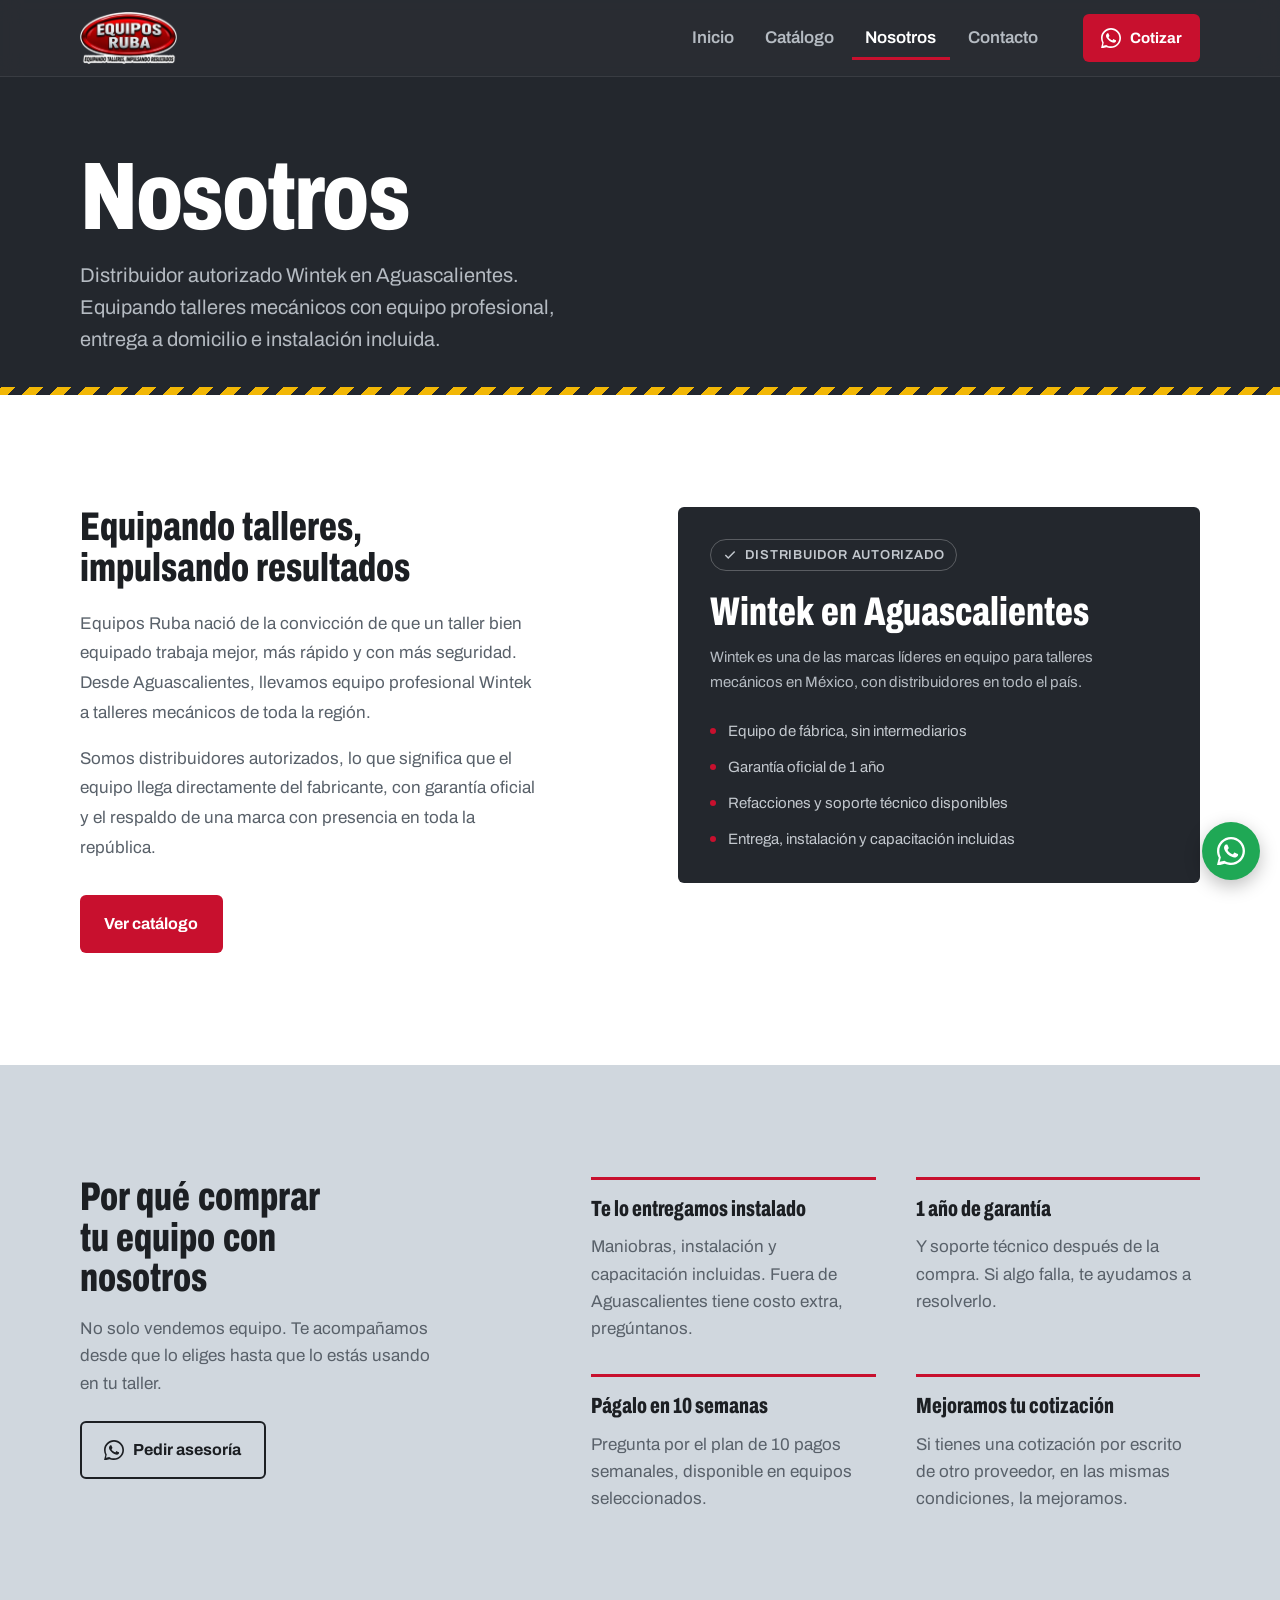
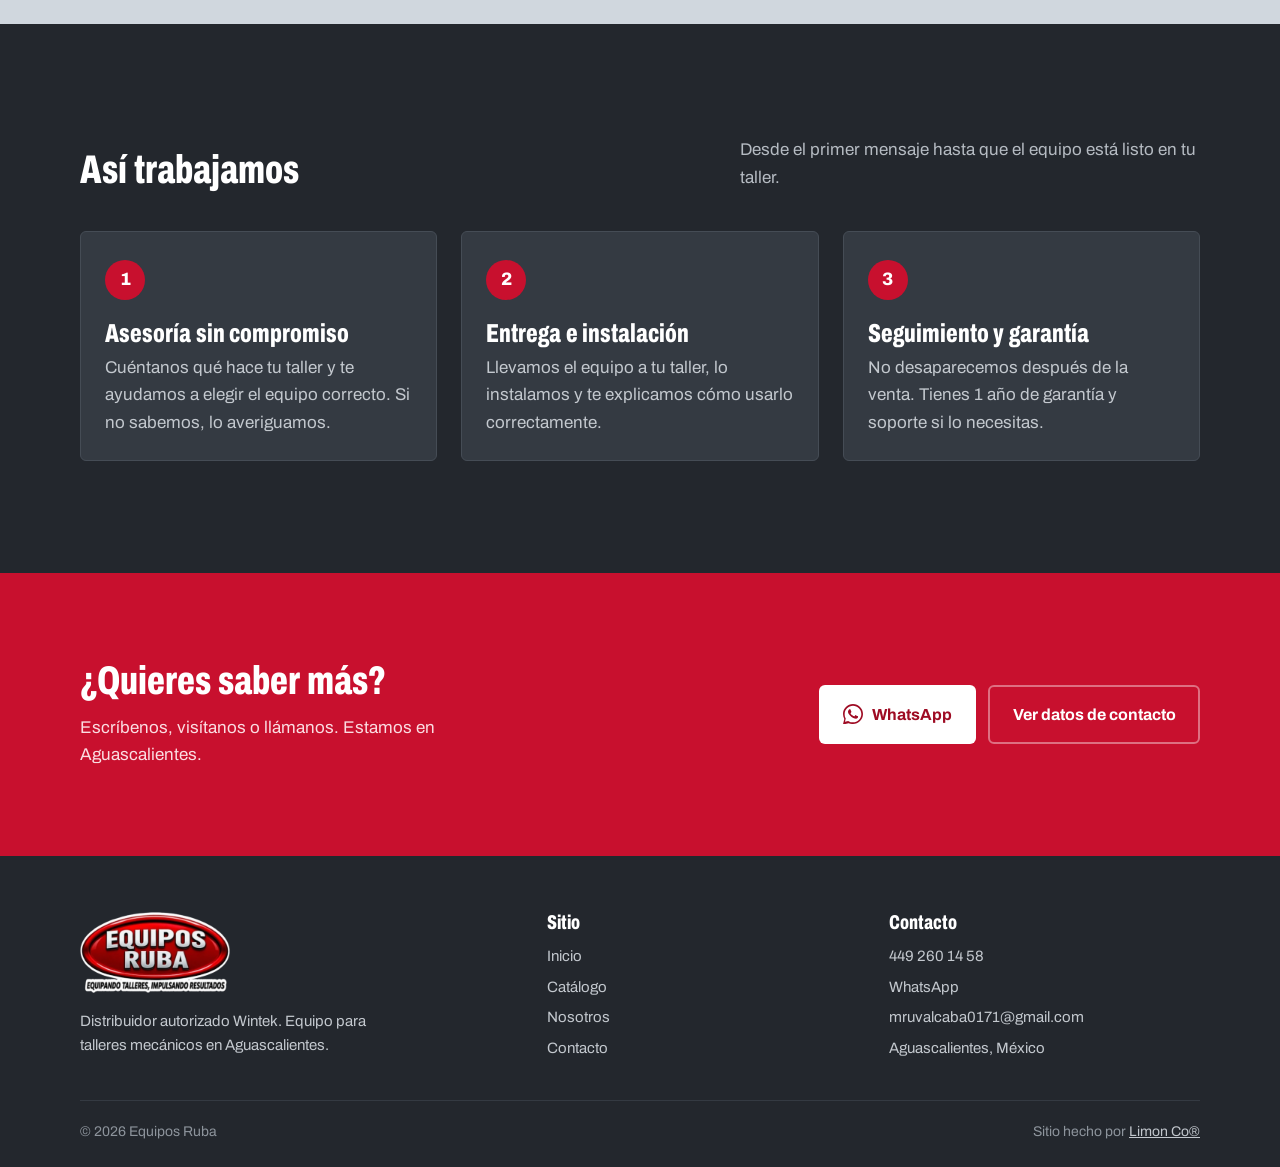
<file: nosotros.html>
<!DOCTYPE html>
<html lang="es-MX">
<head>
  <meta charset="UTF-8">
  <meta name="viewport" content="width=device-width, initial-scale=1.0">

  <title>Nosotros | Equipos Ruba</title>
  <meta name="description" content="Equipos Ruba, distribuidor autorizado Wintek en Aguascalientes. Te entregamos, instalamos y capacitamos, con 1 año de garantía.">

  <meta property="og:title"       content="Nosotros | Equipos Ruba">
  <meta property="og:description" content="Distribuidor autorizado Wintek en Aguascalientes. Entrega, instalación y capacitación incluidas.">
  <meta property="og:image"       content="img/logo-ruba.png">
  <meta property="og:type"        content="website">

  <link rel="preconnect" href="https://fonts.googleapis.com">
  <link rel="preconnect" href="https://fonts.gstatic.com" crossorigin>
  <link href="https://fonts.googleapis.com/css2?family=Archivo:wdth,wght@62..100,400..900&display=swap" rel="stylesheet">

  <link rel="stylesheet" href="css/estilos.css">
</head>
<body>

  <!-- ===================== HEADER ===================== -->
  <header id="header">
    <div class="contenedor">
      <nav class="nav-inner" aria-label="Navegación principal">
        <a href="index.html" class="nav-logo">
          <img src="img/logo-ruba-chico.png" alt="Equipos Ruba, ir al inicio" width="97" height="52">
        </a>

        <ul class="nav-menu" id="nav-menu">
          <li><a href="index.html">Inicio</a></li>
          <li><a href="catalogo.html">Catálogo</a></li>
          <li><a href="nosotros.html">Nosotros</a></li>
          <li><a href="contacto.html">Contacto</a></li>
        </ul>

        <a href="https://wa.me/524492601458?text=Hola%2C%20me%20interesa%20saber%20m%C3%A1s%20sobre%20sus%20equipos."
           class="btn btn-rojo btn-chico nav-cta" target="_blank" rel="noopener">
          <svg width="20" height="20" viewBox="0 0 24 24" fill="currentColor" aria-hidden="true"><path d="M17.47 14.38c-.3-.15-1.76-.87-2.03-.97-.27-.1-.47-.15-.67.15-.2.3-.77.97-.94 1.16-.17.2-.35.22-.64.07-.3-.15-1.26-.46-2.39-1.47-.88-.79-1.48-1.76-1.65-2.06-.17-.3-.02-.46.13-.6.13-.14.3-.35.45-.52.15-.17.2-.3.3-.5.1-.2.05-.37-.03-.52-.07-.15-.67-1.61-.92-2.2-.24-.58-.49-.5-.67-.51h-.57c-.2 0-.52.07-.79.37-.27.3-1.04 1.02-1.04 2.48 0 1.46 1.07 2.88 1.21 3.07.15.2 2.1 3.2 5.08 4.49.71.31 1.26.49 1.7.63.71.23 1.36.2 1.87.12.57-.09 1.76-.72 2-1.41.25-.7.25-1.29.18-1.41-.08-.13-.28-.2-.57-.35z"/><path d="M12 0C5.37 0 0 5.37 0 12c0 2.14.56 4.14 1.54 5.87L.06 23.89a.5.5 0 00.61.61l6.01-1.48A11.95 11.95 0 0012 24c6.63 0 12-5.37 12-12S18.63 0 12 0zm0 22c-1.95 0-3.77-.53-5.33-1.44l-.38-.23-3.94.97.97-3.94-.23-.38A9.94 9.94 0 012 12C2 6.48 6.48 2 12 2s10 4.48 10 10-4.48 10-10 10z"/></svg> Cotizar
        </a>

        <button class="nav-hamburguesa" id="nav-hamburguesa"
          aria-controls="nav-menu" aria-expanded="false" aria-label="Abrir menú">
          <span></span><span></span><span></span>
        </button>
      </nav>
    </div>
  </header>

  <main>

    <!-- ===================== ENCABEZADO ===================== -->
    <section class="pagina-encabezado" aria-labelledby="nos-h1">
      <div class="contenedor">
        <h1 id="nos-h1">Nosotros</h1>
        <p>Distribuidor autorizado Wintek en Aguascalientes.<br>
           Equipando talleres mecánicos con equipo profesional, entrega a domicilio e instalación incluida.</p>
      </div>
    </section>

    <!-- ===================== QUIÉNES SOMOS ===================== -->
    <section class="seccion seccion-blanca" aria-labelledby="qs-titulo">
      <div class="contenedor">
        <div class="nosotros-intro">

          <div class="nosotros-intro-texto">
            <h2 id="qs-titulo">Equipando talleres,<br>impulsando resultados</h2>

            <!-- [PENDIENTE: historia real del negocio — cuándo empezaron, quién lo fundó, qué los motivó] -->
            <p>
              Equipos Ruba nació de la convicción de que un taller bien equipado trabaja mejor, más rápido y con
              más seguridad. Desde Aguascalientes, llevamos equipo profesional Wintek a talleres mecánicos de toda
              la región.
            </p>
            <p>
              Somos distribuidores autorizados, lo que significa que el equipo llega directamente del fabricante,
              con garantía oficial y el respaldo de una marca con presencia en toda la república.
            </p>
            <!-- [PENDIENTE: párrafo con historia personal — años de trayectoria, número de talleres atendidos, etc.] -->

            <div style="margin-top:2rem;">
              <a href="catalogo.html" class="btn btn-rojo">Ver catálogo</a>
            </div>
          </div>

          <!-- Recuadro distribuidor autorizado -->
          <div class="wintek-card">
            <span class="wintek-card-sello">
              <svg width="14" height="14" viewBox="0 0 24 24" fill="none" stroke="currentColor" stroke-width="2.5" aria-hidden="true"><path d="M20 6L9 17l-5-5"/></svg>
              Distribuidor autorizado
            </span>
            <h3>Wintek en Aguascalientes</h3>
            <p>
              Wintek es una de las marcas líderes en equipo para talleres mecánicos en México, con
              distribuidores en todo el país.
            </p>
            <ul class="wintek-card-lista">
              <li>Equipo de fábrica, sin intermediarios</li>
              <li>Garantía oficial de 1 año</li>
              <li>Refacciones y soporte técnico disponibles</li>
              <li>Entrega, instalación y capacitación incluidas</li>
            </ul>
          </div>

        </div>
      </div>
    </section>

    <!-- ===================== LO QUE NOS DISTINGUE ===================== -->
    <!-- Reutiliza el mismo layout sticky que la portada -->
    <section class="seccion" aria-labelledby="dist-titulo">
      <div class="contenedor porque-grid">

        <div class="porque-intro">
          <h2 id="dist-titulo">Por qué comprar tu equipo con nosotros</h2>
          <p>No solo vendemos equipo. Te acompañamos desde que lo eliges hasta que lo estás usando en tu taller.</p>
          <a href="https://wa.me/524492601458?text=Hola%2C%20necesito%20asesor%C3%ADa%20para%20elegir%20equipo%20para%20mi%20taller."
             class="btn btn-contorno" target="_blank" rel="noopener">
            <svg width="20" height="20" viewBox="0 0 24 24" fill="currentColor" aria-hidden="true"><path d="M17.47 14.38c-.3-.15-1.76-.87-2.03-.97-.27-.1-.47-.15-.67.15-.2.3-.77.97-.94 1.16-.17.2-.35.22-.64.07-.3-.15-1.26-.46-2.39-1.47-.88-.79-1.48-1.76-1.65-2.06-.17-.3-.02-.46.13-.6.13-.14.3-.35.45-.52.15-.17.2-.3.3-.5.1-.2.05-.37-.03-.52-.07-.15-.67-1.61-.92-2.2-.24-.58-.49-.5-.67-.51h-.57c-.2 0-.52.07-.79.37-.27.3-1.04 1.02-1.04 2.48 0 1.46 1.07 2.88 1.21 3.07.15.2 2.1 3.2 5.08 4.49.71.31 1.26.49 1.7.63.71.23 1.36.2 1.87.12.57-.09 1.76-.72 2-1.41.25-.7.25-1.29.18-1.41-.08-.13-.28-.2-.57-.35z"/><path d="M12 0C5.37 0 0 5.37 0 12c0 2.14.56 4.14 1.54 5.87L.06 23.89a.5.5 0 00.61.61l6.01-1.48A11.95 11.95 0 0012 24c6.63 0 12-5.37 12-12S18.63 0 12 0zm0 22c-1.95 0-3.77-.53-5.33-1.44l-.38-.23-3.94.97.97-3.94-.23-.38A9.94 9.94 0 012 12C2 6.48 6.48 2 12 2s10 4.48 10 10-4.48 10-10 10z"/></svg> Pedir asesoría
          </a>
        </div>

        <dl class="porque-lista">
          <div>
            <dt>Te lo entregamos instalado</dt>
            <dd>Maniobras, instalación y capacitación incluidas. Fuera de Aguascalientes tiene costo extra, pregúntanos.</dd>
          </div>
          <div>
            <dt>1 año de garantía</dt>
            <dd>Y soporte técnico después de la compra. Si algo falla, te ayudamos a resolverlo.</dd>
          </div>
          <div>
            <!-- [PENDIENTE: confirmar detalles del plan de pagos con el cliente] -->
            <dt>Págalo en 10 semanas</dt>
            <dd>Pregunta por el plan de 10 pagos semanales, disponible en equipos seleccionados.</dd>
          </div>
          <div>
            <dt>Mejoramos tu cotización</dt>
            <dd>Si tienes una cotización por escrito de otro proveedor, en las mismas condiciones, la mejoramos.</dd>
          </div>
        </dl>

      </div>
    </section>

    <!-- ===================== CÓMO TRABAJAMOS ===================== -->
    <section class="seccion seccion-oscura" aria-labelledby="pasos-titulo">
      <div class="contenedor">
        <div class="seccion-encabezado">
          <h2 id="pasos-titulo">Así trabajamos</h2>
          <p>Desde el primer mensaje hasta que el equipo está listo en tu taller.</p>
        </div>
        <ol class="pasos">
          <li class="paso">
            <h3>Asesoría sin compromiso</h3>
            <p>Cuéntanos qué hace tu taller y te ayudamos a elegir el equipo correcto. Si no sabemos, lo averiguamos.</p>
          </li>
          <li class="paso">
            <h3>Entrega e instalación</h3>
            <p>Llevamos el equipo a tu taller, lo instalamos y te explicamos cómo usarlo correctamente.</p>
          </li>
          <li class="paso">
            <h3>Seguimiento y garantía</h3>
            <p>No desaparecemos después de la venta. Tienes 1 año de garantía y soporte si lo necesitas.</p>
          </li>
        </ol>
      </div>
    </section>

    <!-- ===================== CTA FINAL ===================== -->
    <section id="cta" aria-labelledby="cta-titulo">
      <div class="contenedor cta-inner">
        <div>
          <h2 id="cta-titulo">¿Quieres saber más?</h2>
          <p>Escríbenos, visítanos o llámanos. Estamos en Aguascalientes.</p>
        </div>
        <div style="display:flex; flex-wrap:wrap; gap:0.75rem; align-items:center;">
          <a href="https://wa.me/524492601458?text=Hola%2C%20quiero%20m%C3%A1s%20informaci%C3%B3n%20sobre%20Equipos%20Ruba."
             class="btn btn-blanco" target="_blank" rel="noopener">
            <svg width="20" height="20" viewBox="0 0 24 24" fill="currentColor" aria-hidden="true"><path d="M17.47 14.38c-.3-.15-1.76-.87-2.03-.97-.27-.1-.47-.15-.67.15-.2.3-.77.97-.94 1.16-.17.2-.35.22-.64.07-.3-.15-1.26-.46-2.39-1.47-.88-.79-1.48-1.76-1.65-2.06-.17-.3-.02-.46.13-.6.13-.14.3-.35.45-.52.15-.17.2-.3.3-.5.1-.2.05-.37-.03-.52-.07-.15-.67-1.61-.92-2.2-.24-.58-.49-.5-.67-.51h-.57c-.2 0-.52.07-.79.37-.27.3-1.04 1.02-1.04 2.48 0 1.46 1.07 2.88 1.21 3.07.15.2 2.1 3.2 5.08 4.49.71.31 1.26.49 1.7.63.71.23 1.36.2 1.87.12.57-.09 1.76-.72 2-1.41.25-.7.25-1.29.18-1.41-.08-.13-.28-.2-.57-.35z"/><path d="M12 0C5.37 0 0 5.37 0 12c0 2.14.56 4.14 1.54 5.87L.06 23.89a.5.5 0 00.61.61l6.01-1.48A11.95 11.95 0 0012 24c6.63 0 12-5.37 12-12S18.63 0 12 0zm0 22c-1.95 0-3.77-.53-5.33-1.44l-.38-.23-3.94.97.97-3.94-.23-.38A9.94 9.94 0 012 12C2 6.48 6.48 2 12 2s10 4.48 10 10-4.48 10-10 10z"/></svg>
            WhatsApp
          </a>
          <a href="contacto.html" class="btn" style="border-color:rgba(255,255,255,.4); color:var(--blanco);">Ver datos de contacto</a>
        </div>
      </div>
    </section>

  </main>

  <!-- ===================== FOOTER ===================== -->
  <footer id="footer">
    <div class="contenedor">
      <div class="footer-grid">
        <div class="footer-logo">
          <img src="img/logo-ruba-chico.png" alt="Equipos Ruba" width="150" height="81">
          <p>Distribuidor autorizado Wintek. Equipo para talleres mecánicos en Aguascalientes.</p>
        </div>
        <div class="footer-col">
          <h2>Sitio</h2>
          <ul>
            <li><a href="index.html">Inicio</a></li>
            <li><a href="catalogo.html">Catálogo</a></li>
            <li><a href="nosotros.html">Nosotros</a></li>
            <li><a href="contacto.html">Contacto</a></li>
          </ul>
        </div>
        <div class="footer-col">
          <h2>Contacto</h2>
          <ul>
            <li><a href="tel:+524492601458">449 260 14 58</a></li>
            <li><a href="https://wa.me/524492601458?text=Hola%2C%20me%20interesa%20saber%20m%C3%A1s%20sobre%20sus%20equipos." target="_blank" rel="noopener">WhatsApp</a></li>
            <li><a href="mailto:mruvalcaba0171@gmail.com">mruvalcaba0171@gmail.com</a></li>
            <li>Aguascalientes, México</li>
          </ul>
        </div>
      </div>
      <div class="footer-base">
        <p>© 2026 Equipos Ruba</p>
        <p>Sitio hecho por <a href="#">Limon Co®</a></p>
      </div>
    </div>
  </footer>

  <!-- Botón flotante de WhatsApp -->
  <a href="https://wa.me/524492601458?text=Hola%2C%20me%20interesa%20saber%20m%C3%A1s%20sobre%20sus%20equipos."
     class="wa-flotante" target="_blank" rel="noopener" aria-label="Escribir por WhatsApp">
    <svg width="28" height="28" viewBox="0 0 24 24" fill="currentColor" aria-hidden="true"><path d="M17.47 14.38c-.3-.15-1.76-.87-2.03-.97-.27-.1-.47-.15-.67.15-.2.3-.77.97-.94 1.16-.17.2-.35.22-.64.07-.3-.15-1.26-.46-2.39-1.47-.88-.79-1.48-1.76-1.65-2.06-.17-.3-.02-.46.13-.6.13-.14.3-.35.45-.52.15-.17.2-.3.3-.5.1-.2.05-.37-.03-.52-.07-.15-.67-1.61-.92-2.2-.24-.58-.49-.5-.67-.51h-.57c-.2 0-.52.07-.79.37-.27.3-1.04 1.02-1.04 2.48 0 1.46 1.07 2.88 1.21 3.07.15.2 2.1 3.2 5.08 4.49.71.31 1.26.49 1.7.63.71.23 1.36.2 1.87.12.57-.09 1.76-.72 2-1.41.25-.7.25-1.29.18-1.41-.08-.13-.28-.2-.57-.35z"/><path d="M12 0C5.37 0 0 5.37 0 12c0 2.14.56 4.14 1.54 5.87L.06 23.89a.5.5 0 00.61.61l6.01-1.48A11.95 11.95 0 0012 24c6.63 0 12-5.37 12-12S18.63 0 12 0zm0 22c-1.95 0-3.77-.53-5.33-1.44l-.38-.23-3.94.97.97-3.94-.23-.38A9.94 9.94 0 012 12C2 6.48 6.48 2 12 2s10 4.48 10 10-4.48 10-10 10z"/></svg>
  </a>

  <script src="js/productos.js"></script>
  <script src="js/main.js"></script>

</body>
</html>
</file>
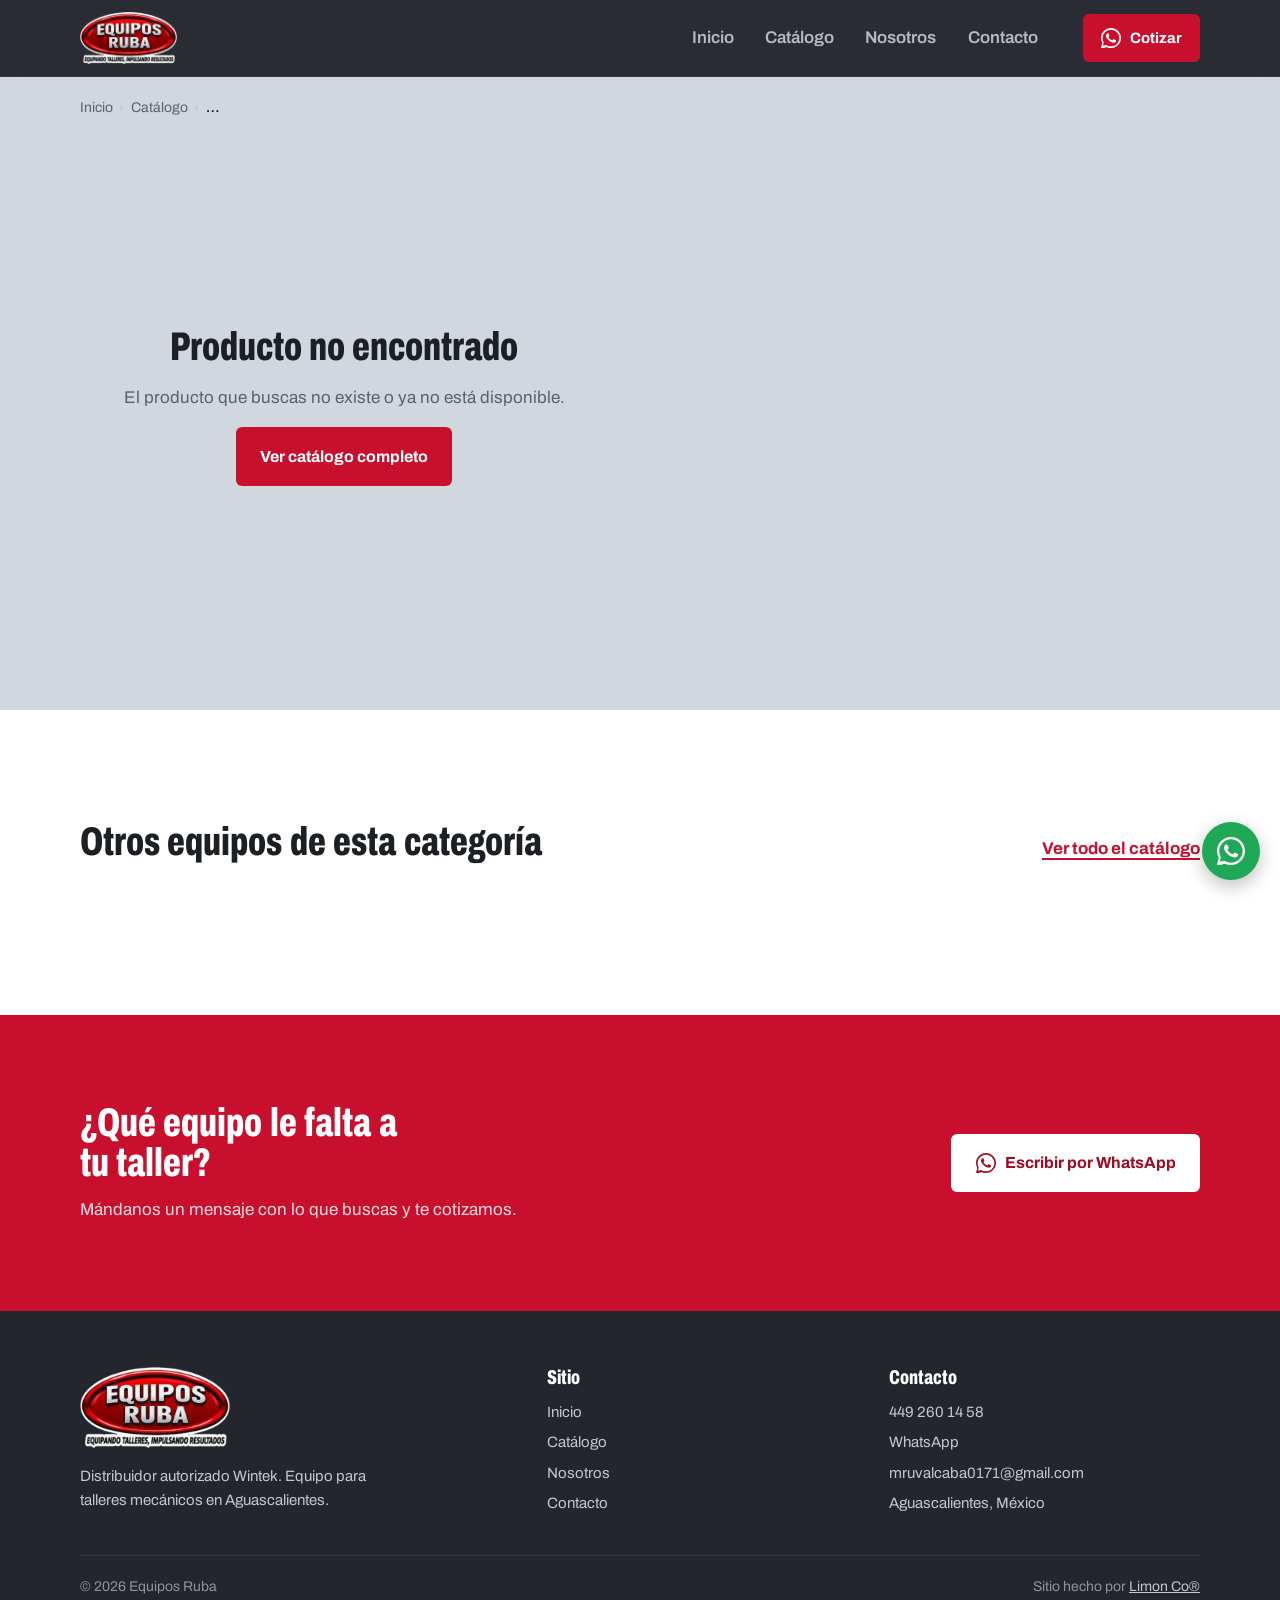
<file: producto.html>
<!DOCTYPE html>
<html lang="es-MX">
<head>
  <meta charset="UTF-8">
  <meta name="viewport" content="width=device-width, initial-scale=1.0">

  <!-- El título real lo pone producto.js cuando carga el producto -->
  <title>Producto | Equipos Ruba</title>
  <meta name="description" content="Detalle de producto. Equipo profesional para talleres mecánicos. Cotiza por WhatsApp.">

  <!-- Open Graph — se puede mejorar con producto.js si se agrega meta-dinámica -->
  <meta property="og:title"       content="Producto | Equipos Ruba">
  <meta property="og:description" content="Rampas, gatos hidráulicos y herramienta profesional para tu taller.">
  <meta property="og:image"       content="img/logo-ruba.png">
  <meta property="og:type"        content="website">

  <link rel="preconnect" href="https://fonts.googleapis.com">
  <link rel="preconnect" href="https://fonts.gstatic.com" crossorigin>
  <link href="https://fonts.googleapis.com/css2?family=Archivo:wdth,wght@62..100,400..900&display=swap" rel="stylesheet">

  <link rel="stylesheet" href="css/estilos.css">
  <!-- [PENDIENTE: favicon] -->
</head>
<body>

  <!-- ===================== HEADER ===================== -->
  <header id="header">
    <div class="contenedor">
      <nav class="nav-inner" aria-label="Navegación principal">
        <a href="index.html" class="nav-logo">
          <img src="img/logo-ruba-chico.png" alt="Equipos Ruba, ir al inicio" width="97" height="52">
        </a>

        <ul class="nav-menu" id="nav-menu">
          <li><a href="index.html">Inicio</a></li>
          <li><a href="catalogo.html">Catálogo</a></li>
          <li><a href="nosotros.html">Nosotros</a></li>
          <li><a href="contacto.html">Contacto</a></li>
        </ul>

        <a href="https://wa.me/524492601458?text=Hola%2C%20me%20interesa%20saber%20m%C3%A1s%20sobre%20sus%20equipos."
           class="btn btn-rojo btn-chico nav-cta" target="_blank" rel="noopener">
          <svg width="20" height="20" viewBox="0 0 24 24" fill="currentColor" aria-hidden="true"><path d="M17.47 14.38c-.3-.15-1.76-.87-2.03-.97-.27-.1-.47-.15-.67.15-.2.3-.77.97-.94 1.16-.17.2-.35.22-.64.07-.3-.15-1.26-.46-2.39-1.47-.88-.79-1.48-1.76-1.65-2.06-.17-.3-.02-.46.13-.6.13-.14.3-.35.45-.52.15-.17.2-.3.3-.5.1-.2.05-.37-.03-.52-.07-.15-.67-1.61-.92-2.2-.24-.58-.49-.5-.67-.51h-.57c-.2 0-.52.07-.79.37-.27.3-1.04 1.02-1.04 2.48 0 1.46 1.07 2.88 1.21 3.07.15.2 2.1 3.2 5.08 4.49.71.31 1.26.49 1.7.63.71.23 1.36.2 1.87.12.57-.09 1.76-.72 2-1.41.25-.7.25-1.29.18-1.41-.08-.13-.28-.2-.57-.35z"/><path d="M12 0C5.37 0 0 5.37 0 12c0 2.14.56 4.14 1.54 5.87L.06 23.89a.5.5 0 00.61.61l6.01-1.48A11.95 11.95 0 0012 24c6.63 0 12-5.37 12-12S18.63 0 12 0zm0 22c-1.95 0-3.77-.53-5.33-1.44l-.38-.23-3.94.97.97-3.94-.23-.38A9.94 9.94 0 012 12C2 6.48 6.48 2 12 2s10 4.48 10 10-4.48 10-10 10z"/></svg> Cotizar
        </a>

        <button class="nav-hamburguesa" id="nav-hamburguesa"
          aria-controls="nav-menu" aria-expanded="false" aria-label="Abrir menú">
          <span></span><span></span><span></span>
        </button>
      </nav>
    </div>
  </header>

  <main>

    <!-- Breadcrumb -->
    <div class="contenedor">
      <nav aria-label="Ruta de navegación">
        <ol class="breadcrumb">
          <li><a href="index.html">Inicio</a></li>
          <li aria-hidden="true" class="breadcrumb-sep">›</li>
          <li><a href="catalogo.html">Catálogo</a></li>
          <li aria-hidden="true" class="breadcrumb-sep">›</li>
          <!-- El nombre se rellena con producto.js -->
          <li id="bc-producto" aria-current="page">…</li>
        </ol>
      </nav>
    </div>

    <!-- Detalle del producto (generado por producto.js) -->
    <section class="detalle-seccion" aria-label="Detalle del producto">
      <div class="contenedor">
        <div class="detalle-grid" id="producto-detalle">
          <!-- Se inyecta aquí -->
        </div>
      </div>
    </section>

    <!-- Otros equipos de la misma categoría -->
    <section class="seccion seccion-blanca" id="seccion-relacionados" aria-labelledby="rel-titulo">
      <div class="contenedor">
        <div class="seccion-encabezado">
          <h2 id="rel-titulo">Otros equipos de esta categoría</h2>
          <a href="catalogo.html" class="link-flecha">Ver todo el catálogo</a>
        </div>
        <div class="productos-grid" id="productos-relacionados"></div>
      </div>
    </section>

    <!-- CTA final -->
    <section id="cta" aria-labelledby="cta-titulo">
      <div class="contenedor cta-inner">
        <div>
          <h2 id="cta-titulo">¿Qué equipo le falta a tu taller?</h2>
          <p>Mándanos un mensaje con lo que buscas y te cotizamos.</p>
        </div>
        <a href="https://wa.me/524492601458?text=Hola%2C%20quiero%20cotizar%20equipo%20para%20mi%20taller."
           class="btn btn-blanco" target="_blank" rel="noopener">
          <svg width="20" height="20" viewBox="0 0 24 24" fill="currentColor" aria-hidden="true"><path d="M17.47 14.38c-.3-.15-1.76-.87-2.03-.97-.27-.1-.47-.15-.67.15-.2.3-.77.97-.94 1.16-.17.2-.35.22-.64.07-.3-.15-1.26-.46-2.39-1.47-.88-.79-1.48-1.76-1.65-2.06-.17-.3-.02-.46.13-.6.13-.14.3-.35.45-.52.15-.17.2-.3.3-.5.1-.2.05-.37-.03-.52-.07-.15-.67-1.61-.92-2.2-.24-.58-.49-.5-.67-.51h-.57c-.2 0-.52.07-.79.37-.27.3-1.04 1.02-1.04 2.48 0 1.46 1.07 2.88 1.21 3.07.15.2 2.1 3.2 5.08 4.49.71.31 1.26.49 1.7.63.71.23 1.36.2 1.87.12.57-.09 1.76-.72 2-1.41.25-.7.25-1.29.18-1.41-.08-.13-.28-.2-.57-.35z"/><path d="M12 0C5.37 0 0 5.37 0 12c0 2.14.56 4.14 1.54 5.87L.06 23.89a.5.5 0 00.61.61l6.01-1.48A11.95 11.95 0 0012 24c6.63 0 12-5.37 12-12S18.63 0 12 0zm0 22c-1.95 0-3.77-.53-5.33-1.44l-.38-.23-3.94.97.97-3.94-.23-.38A9.94 9.94 0 012 12C2 6.48 6.48 2 12 2s10 4.48 10 10-4.48 10-10 10z"/></svg>
          Escribir por WhatsApp
        </a>
      </div>
    </section>

  </main>

  <!-- ===================== FOOTER ===================== -->
  <footer id="footer">
    <div class="contenedor">
      <div class="footer-grid">
        <div class="footer-logo">
          <img src="img/logo-ruba-chico.png" alt="Equipos Ruba" width="150" height="81">
          <p>Distribuidor autorizado Wintek. Equipo para talleres mecánicos en Aguascalientes.</p>
        </div>

        <div class="footer-col">
          <h2>Sitio</h2>
          <ul>
            <li><a href="index.html">Inicio</a></li>
            <li><a href="catalogo.html">Catálogo</a></li>
            <li><a href="nosotros.html">Nosotros</a></li>
            <li><a href="contacto.html">Contacto</a></li>
          </ul>
        </div>

        <div class="footer-col">
          <h2>Contacto</h2>
          <ul>
            <li><a href="tel:+524492601458">449 260 14 58</a></li>
            <li><a href="https://wa.me/524492601458?text=Hola%2C%20me%20interesa%20saber%20m%C3%A1s%20sobre%20sus%20equipos." target="_blank" rel="noopener">WhatsApp</a></li>
            <li><a href="mailto:mruvalcaba0171@gmail.com">mruvalcaba0171@gmail.com</a></li>
            <li>Aguascalientes, México</li>
          </ul>
        </div>
      </div>

      <div class="footer-base">
        <p>© 2026 Equipos Ruba</p>
        <p>Sitio hecho por <a href="#">Limon Co®</a></p>
      </div>
    </div>
  </footer>

  <!-- Botón flotante de WhatsApp -->
  <a href="https://wa.me/524492601458?text=Hola%2C%20me%20interesa%20saber%20m%C3%A1s%20sobre%20sus%20equipos."
     class="wa-flotante" target="_blank" rel="noopener" aria-label="Escribir por WhatsApp">
    <svg width="28" height="28" viewBox="0 0 24 24" fill="currentColor" aria-hidden="true"><path d="M17.47 14.38c-.3-.15-1.76-.87-2.03-.97-.27-.1-.47-.15-.67.15-.2.3-.77.97-.94 1.16-.17.2-.35.22-.64.07-.3-.15-1.26-.46-2.39-1.47-.88-.79-1.48-1.76-1.65-2.06-.17-.3-.02-.46.13-.6.13-.14.3-.35.45-.52.15-.17.2-.3.3-.5.1-.2.05-.37-.03-.52-.07-.15-.67-1.61-.92-2.2-.24-.58-.49-.5-.67-.51h-.57c-.2 0-.52.07-.79.37-.27.3-1.04 1.02-1.04 2.48 0 1.46 1.07 2.88 1.21 3.07.15.2 2.1 3.2 5.08 4.49.71.31 1.26.49 1.7.63.71.23 1.36.2 1.87.12.57-.09 1.76-.72 2-1.41.25-.7.25-1.29.18-1.41-.08-.13-.28-.2-.57-.35z"/><path d="M12 0C5.37 0 0 5.37 0 12c0 2.14.56 4.14 1.54 5.87L.06 23.89a.5.5 0 00.61.61l6.01-1.48A11.95 11.95 0 0012 24c6.63 0 12-5.37 12-12S18.63 0 12 0zm0 22c-1.95 0-3.77-.53-5.33-1.44l-.38-.23-3.94.97.97-3.94-.23-.38A9.94 9.94 0 012 12C2 6.48 6.48 2 12 2s10 4.48 10 10-4.48 10-10 10z"/></svg>
  </a>

  <!-- Scripts: datos → funciones base → página de detalle -->
  <script src="js/productos.js"></script>
  <script src="js/main.js"></script>
  <script src="js/producto.js"></script>

</body>
</html>
</file>
<file: css/estilos.css>
/* ============================================================
   estilos.css — Equipos Ruba
   Idea visual: el mundo del taller. Lámina de acero galvanizado,
   rojo de gato hidráulico (el rojo del logo) y placas de capacidad
   como las que traen las rampas y los gatos.
   ============================================================ */

/* ---------- Variables (tokens) ---------- */
:root {
  /* Colores */
  --acero:      #D0D7DE;  /* fondo general, lámina galvanizada */
  --acero-2:    #BEC6CE;  /* bordes y divisiones */
  --blanco:     #FFFFFF;
  --grafito:    #23272D;  /* paneles oscuros, placas */
  --grafito-2:  #343A42;
  --rojo:       #C8102E;  /* rojo del logo / gato hidráulico */
  --rojo-osc:   #9E0B23;
  --amarillo:   #F2B705;  /* franja de seguridad, solo en el borde del hero */
  --texto:      #1C1F23;
  --gris:       #59616A;  /* texto secundario */
  --whatsapp:   #1FA855;

  /* Tipografía: una sola familia (Archivo) jugando con su ancho */
  --fuente: "Archivo", system-ui, -apple-system, "Segoe UI", sans-serif;

  /* Escala tipográfica */
  --t-sm:   0.875rem;
  --t-base: 1.0625rem;
  --t-lg:   1.25rem;
  --t-xl:   clamp(1.75rem, 1.2rem + 2vw, 2.5rem);
  --t-xxl:  clamp(3rem, 1.4rem + 6.2vw, 6rem);

  /* Espaciado */
  --ancho: 1200px;
  --margen: clamp(1.25rem, 4vw, 2.5rem);
  --seccion: clamp(4rem, 9vw, 7rem);

  --radio: 6px;

  /* Curvas de animación (más firmes que las de CSS por defecto) */
  --ease-out: cubic-bezier(0.23, 1, 0.32, 1);
}

/* ---------- Base ---------- */
*, *::before, *::after { box-sizing: border-box; }

html { scroll-behavior: smooth; }

body {
  margin: 0;
  font-family: var(--fuente);
  font-size: var(--t-base);
  line-height: 1.6;
  color: var(--texto);
  background: var(--acero);
  -webkit-font-smoothing: antialiased;
}

img { max-width: 100%; display: block; }
a { color: inherit; }

h1, h2, h3 {
  margin: 0;
  line-height: 1.02;
  font-weight: 800;
  font-stretch: 68%;          /* Archivo condensado para títulos */
  letter-spacing: 0;
  word-spacing: 0.06em;
}
p { margin: 0; }

:focus-visible {
  outline: 3px solid var(--rojo);
  outline-offset: 3px;
}

.contenedor {
  width: 100%;
  max-width: var(--ancho);
  margin: 0 auto;
  padding: 0 var(--margen);
}

.visualmente-oculto {
  position: absolute; width: 1px; height: 1px;
  overflow: hidden; clip: rect(0 0 0 0); white-space: nowrap;
}

/* ---------- Botones ---------- */
.btn {
  display: inline-flex;
  align-items: center;
  gap: 0.55rem;
  padding: 0.9rem 1.4rem;
  border: 2px solid transparent;
  border-radius: var(--radio);
  font: inherit;
  font-weight: 700;
  font-size: 1rem;
  text-decoration: none;
  cursor: pointer;
  transition: background-color 150ms ease, color 150ms ease, border-color 150ms ease,
              transform 160ms var(--ease-out);
}
.btn:active { transform: scale(0.97); }
.btn svg { flex-shrink: 0; }

.btn-rojo { background: var(--rojo); color: var(--blanco); }
.btn-claro { border-color: rgba(255,255,255,.55); color: var(--blanco); background: transparent; }
@media (hover: hover) and (pointer: fine) {
  .btn-rojo:hover  { background: var(--rojo-osc); }
  .btn-claro:hover { background: var(--blanco); color: var(--grafito); border-color: var(--blanco); }
}

.btn-contorno { border-color: var(--texto); color: var(--texto); background: transparent; }
@media (hover: hover) and (pointer: fine) {
  .btn-contorno:hover { background: var(--texto); color: var(--blanco); }
}

.btn-blanco { background: var(--blanco); color: var(--rojo-osc); }
@media (hover: hover) and (pointer: fine) {
  .btn-blanco:hover { background: var(--acero); }
}

.btn-chico { padding: 0.6rem 1rem; font-size: 0.9375rem; }

/* ============================================================
   HEADER
   ============================================================ */
#header {
  position: sticky;
  top: 0;
  z-index: 50;
  background: rgba(27, 30, 35, 0.92);
  backdrop-filter: blur(10px);
  -webkit-backdrop-filter: blur(10px);
  border-bottom: 1px solid rgba(255,255,255,.08);
}

.nav-inner {
  display: flex;
  align-items: center;
  gap: 2rem;
  height: 76px;
}

.nav-logo img { height: 52px; width: auto; }
/* En la portada el logo del menú aparece solo después de pasar el hero,
   para no ver dos logos al mismo tiempo */
.nav-logo { transition: opacity 200ms var(--ease-out), transform 200ms var(--ease-out); }
.nav-logo.oculto { opacity: 0; transform: translateY(-4px); pointer-events: none; }

.nav-menu {
  display: flex;
  gap: 0.25rem;
  margin: 0 0 0 auto;
  padding: 0;
  list-style: none;
}
.nav-menu a {
  display: block;
  padding: 0.5rem 0.85rem;
  font-weight: 600;
  text-decoration: none;
  color: #B5BBC2;
  border-radius: var(--radio);
  transition: color 150ms ease, box-shadow 150ms var(--ease-out);
}
.nav-menu a:hover { color: var(--blanco); }
.nav-menu a.activo { color: var(--blanco); box-shadow: inset 0 -3px 0 var(--rojo); border-radius: 0; }

.nav-hamburguesa {
  display: none;
  margin-left: auto;
  width: 44px; height: 44px;
  border: 0;
  background: transparent;
  cursor: pointer;
  position: relative;
}
.nav-hamburguesa span {
  position: absolute; left: 10px; right: 10px;
  height: 2px; background: var(--blanco);
  transition: transform .2s, opacity .2s;
}
.nav-hamburguesa span:nth-child(1) { top: 15px; }
.nav-hamburguesa span:nth-child(2) { top: 21px; }
.nav-hamburguesa span:nth-child(3) { top: 27px; }
.nav-hamburguesa.activo span:nth-child(1) { transform: translateY(6px) rotate(45deg); }
.nav-hamburguesa.activo span:nth-child(2) { opacity: 0; }
.nav-hamburguesa.activo span:nth-child(3) { transform: translateY(-6px) rotate(-45deg); }

@media (max-width: 860px) {
  .nav-inner { gap: 1rem; height: 66px; }
  .nav-logo img { height: 40px; }
  .nav-cta { display: none; }
  .nav-hamburguesa { display: block; }
  .nav-menu {
    position: absolute;
    top: 100%; left: 0; right: 0;
    flex-direction: column;
    padding: 0.5rem var(--margen) 1rem;
    background: #1B1E23;
    border-bottom: 1px solid rgba(255,255,255,.08);
    display: none;
  }
  .nav-menu.abierto { display: flex; }
  .nav-menu a { padding: 0.85rem 0.5rem; font-size: 1.0625rem; }
  .nav-menu a.activo { box-shadow: inset 3px 0 0 var(--rojo); padding-left: 0.85rem; }
}

/* ============================================================
   HERO — fondo de acero oscuro, el logo como protagonista
   ============================================================ */
#hero {
  position: relative;
  overflow: hidden;
  color: var(--blanco);
  padding: clamp(3.5rem, 8vw, 7rem) 0 clamp(4rem, 9vw, 7.5rem);
  background:
    /* luz roja suave detrás del logo, como reflector de exhibición */
    radial-gradient(ellipse 55% 70% at 74% 48%, rgba(200,16,46,.28), transparent 70%),
    /* acero cepillado: rayado horizontal muy tenue */
    repeating-linear-gradient(0deg, rgba(255,255,255,.025) 0 1px, transparent 1px 4px),
    linear-gradient(160deg, #2B3037 0%, var(--grafito) 55%, #1B1E23 100%);
}
/* Franja de seguridad delgada en el borde inferior */
#hero::after {
  content: "";
  position: absolute;
  left: 0; right: 0; bottom: 0;
  height: 10px;
  background: repeating-linear-gradient(-45deg, var(--amarillo) 0 14px, var(--grafito) 14px 28px);
}

.hero-grid {
  display: grid;
  grid-template-columns: 1fr 1fr;
  gap: clamp(2rem, 5vw, 4rem);
  align-items: center;
}

.hero-texto h1 {
  font-size: var(--t-xxl);
  font-stretch: 75%;
  font-weight: 800;
  line-height: 0.98;
  letter-spacing: -0.02em;   /* título grande: tracking negativo */
  word-spacing: 0;
  max-width: 13ch;
}

.hero-sello {
  display: inline-block;
  margin-bottom: 1.25rem;
  padding: 0.35rem 0.75rem;
  border: 1px solid rgba(255,255,255,.25);
  border-radius: 999px;
  font-size: 0.875rem;
  font-weight: 600;
  color: #E1E4E8;
}
.hero-desc {
  margin-top: 1.5rem;
  max-width: 42ch;
  font-size: var(--t-lg);
  color: #C3C8CE;
}

.hero-botones {
  display: flex;
  flex-wrap: wrap;
  gap: 0.75rem;
  margin-top: 2.25rem;
}

/* Accesos rápidos a categorías */
.hero-categorias {
  display: flex;
  flex-wrap: wrap;
  gap: 0.5rem 1.5rem;
  margin: 2.5rem 0 0;
  padding: 1.25rem 0 0;
  list-style: none;
  border-top: 1px solid rgba(255,255,255,.12);
  font-size: 0.9375rem;
}
.hero-categorias a {
  color: #C3C8CE;
  text-decoration: none;
  transition: color 150ms ease;
}
.hero-categorias a::before {
  content: "";
  display: inline-block;
  width: 6px; height: 6px;
  margin-right: 0.55rem;
  vertical-align: middle;
  background: var(--rojo);
}
@media (hover: hover) and (pointer: fine) {
  .hero-categorias a:hover { color: var(--blanco); }
}

/* El logo grande */
.hero-logo {
  justify-self: center;
  width: min(100%, 560px);
  height: auto;
  filter: drop-shadow(0 28px 40px rgba(0,0,0,.55));
  /* Entrada única al cargar: sube un poco y aparece */
  animation: logo-entrada 700ms var(--ease-out) 120ms both;
}
@keyframes logo-entrada {
  from { opacity: 0; transform: translateY(16px) scale(0.96); }
}

@media (max-width: 860px) {
  .hero-grid { grid-template-columns: 1fr; }
  .hero-logo { order: -1; width: min(78%, 380px); justify-self: start; }
}

/* ============================================================
   SECCIONES
   ============================================================ */
.seccion { padding: var(--seccion) 0; }
.seccion-blanca { background: var(--blanco); }

.seccion-encabezado {
  display: flex;
  flex-wrap: wrap;
  align-items: flex-end;
  justify-content: space-between;
  gap: 1rem 2rem;
  margin-bottom: 2.5rem;
}
.seccion-encabezado h2 { font-size: var(--t-xl); }
.seccion-encabezado p { color: var(--gris); max-width: 46ch; }

.link-flecha {
  font-weight: 700;
  color: var(--rojo);
  text-decoration-thickness: 2px;
  text-underline-offset: 4px;
}

/* ---------- Categorías: tres filas, como pasillos del almacén ---------- */
.categorias-lista {
  list-style: none;
  margin: 0;
  padding: 0;
  border-top: 2px solid var(--texto);
}
.categoria-fila {
  display: grid;
  grid-template-columns: 64px 1fr auto;
  align-items: center;
  gap: 1.5rem;
  padding: 1.5rem 0.5rem 1.5rem 1rem;
  border-bottom: 1px solid var(--acero-2);
  border-left: 3px solid transparent;
  text-decoration: none;
  transition: background-color 150ms ease, border-left-color 150ms var(--ease-out),
              padding-left 150ms var(--ease-out);
}
@media (hover: hover) and (pointer: fine) {
  .categoria-fila:hover {
    background: var(--acero);
    border-left-color: var(--rojo);
    padding-left: 1.4rem;
  }
}
.categoria-fila svg { width: 56px; height: 56px; color: var(--rojo); }
.categoria-fila h3 { font-size: clamp(1.5rem, 1rem + 1.6vw, 2.25rem); }
.categoria-fila p { color: var(--gris); margin-top: 0.25rem; }
.categoria-cuenta {
  font-weight: 700;
  color: var(--gris);
  white-space: nowrap;
  transition: color 150ms ease, transform 150ms var(--ease-out);
}
@media (hover: hover) and (pointer: fine) {
  .categoria-fila:hover .categoria-cuenta {
    color: var(--rojo);
    transform: translateX(5px);
  }
}

@media (max-width: 600px) {
  .categoria-fila { grid-template-columns: 44px 1fr; gap: 1rem; }
  .categoria-fila svg { width: 40px; height: 40px; }
  .categoria-cuenta { grid-column: 2; }
}

/* ============================================================
   TARJETA DE PRODUCTO — con placa de capacidad
   ============================================================ */
.productos-grid {
  display: grid;
  grid-template-columns: repeat(auto-fill, minmax(260px, 1fr));
  gap: 1.5rem;
}

.producto {
  display: flex;
  flex-direction: column;
  background: var(--blanco);
  border: 1px solid var(--acero-2);
  border-top: 3px solid var(--rojo);
  border-radius: var(--radio);
  overflow: hidden;
  transition: border-color 150ms ease, box-shadow 150ms ease, transform 150ms var(--ease-out);
}
@media (hover: hover) and (pointer: fine) {
  .producto:hover { border-color: var(--grafito); box-shadow: 0 10px 24px -14px rgba(35,39,45,.45); transform: translateY(-4px); }
  .producto:hover .placa { border-color: var(--rojo); }
}

.producto-media {
  position: relative;
  display: block;
  aspect-ratio: 16 / 11;
  background: var(--grafito);
  text-decoration: none;
}
/* Con foto: fondo blanco, la foto completa y la placa se vuelve una etiqueta chica */
.producto-media img {
  position: absolute;
  inset: 0;
  width: 100%; height: 100%;
  object-fit: contain;
  padding: 5% 8% 4%;
}
.producto-media:has(img) { background: var(--blanco); border-bottom: 1px solid var(--acero-2); }
.producto-media:has(img) .placa {
  inset: auto;
  top: 10px; left: 10px;
  z-index: 1;
  flex-direction: row;
  align-items: baseline;
  gap: 0.4rem;
  padding: 0.3rem 0.6rem;
  border-width: 0;
  border-radius: 3px;
  background: var(--grafito);
}
.producto-media:has(img) .placa-valor { font-size: 1.25rem; }
.producto-media:has(img) .placa-dato { display: none; }
.producto-media:has(img) .placa-larga { display: none; } /* dato muy largo: no cabe en la etiqueta */

/* La placa de capacidad: lámina con remaches en las esquinas */
.placa {
  position: absolute;
  inset: 13% 16%;
  display: flex;
  flex-direction: column;
  justify-content: center;
  align-items: center;
  text-align: center;
  color: var(--blanco);
  border: 2px solid #5A616A;
  border-radius: 4px;
  transition: border-color 150ms ease;
  background:
    radial-gradient(circle at 10px 10px, #7C838C 3px, transparent 4px),
    radial-gradient(circle at calc(100% - 10px) 10px, #7C838C 3px, transparent 4px),
    radial-gradient(circle at 10px calc(100% - 10px), #7C838C 3px, transparent 4px),
    radial-gradient(circle at calc(100% - 10px) calc(100% - 10px), #7C838C 3px, transparent 4px),
    var(--grafito-2);
}
.placa-valor {
  font-size: clamp(2.5rem, 2rem + 2vw, 3.5rem);
  font-weight: 900;
  font-stretch: 62%;
  line-height: 1;
}
.placa-valor.largo { font-size: 1.75rem; }
.placa-dato {
  margin-top: 0.35rem;
  font-size: var(--t-sm);
  color: #B5BBC2;
}

.producto-cuerpo {
  display: flex;
  flex-direction: column;
  flex: 1;
  padding: 1.25rem 1.25rem 1.25rem;
}
.producto-cat {
  font-size: var(--t-sm);
  font-weight: 600;
  color: var(--rojo);
}
.producto-modelo { margin-left: 0.4rem; font-weight: 500; color: var(--gris); }
.producto-precio { font-variant-numeric: tabular-nums; }
.producto-nombre {
  margin-top: 0.25rem;
  font-size: 1.5rem;
}
.producto-nombre a { text-decoration: none; }
.producto-nombre a:hover { text-decoration: underline; text-decoration-thickness: 2px; }
.producto-desc {
  margin-top: 0.6rem;
  font-size: 0.9375rem;
  color: var(--gris);
  display: -webkit-box;
  -webkit-line-clamp: 3;
  -webkit-box-orient: vertical;
  overflow: hidden;
}
.producto-pie {
  display: grid;
  gap: 0.75rem;
  margin-top: auto;
  padding-top: 1.25rem;
}
.producto-pie .btn { justify-content: center; }
.producto-precio { font-weight: 700; font-size: 1.125rem; }
.producto-precio.consultar { font-weight: 500; font-size: var(--t-sm); color: var(--gris); line-height: 1.3; }

/* ============================================================
   CÓMO COTIZAR — tres pasos (sí es una secuencia, por eso van numerados)
   ============================================================ */
.seccion-oscura { background: var(--grafito); color: var(--blanco); }
.seccion-oscura .seccion-encabezado p { color: #B5BBC2; }

.pasos {
  list-style: none;
  margin: 0;
  padding: 0;
  display: grid;
  grid-template-columns: repeat(3, 1fr);
  gap: 1.5rem;
  counter-reset: paso;
}
.paso {
  counter-increment: paso;
  padding: 1.75rem 1.5rem 1.5rem;
  border: 1px solid #454C55;
  border-radius: var(--radio);
  background: var(--grafito-2);
}
.paso::before {
  content: counter(paso);
  display: grid;
  place-items: center;
  width: 2.5rem; height: 2.5rem;
  margin-bottom: 1.25rem;
  border-radius: 50%;
  background: var(--rojo);
  font-weight: 800;
  font-size: 1.125rem;
}
.paso h3 { font-size: 1.625rem; }
.paso p { margin-top: 0.5rem; color: #C3C8CE; }
.pasos-cta { margin-top: 2.5rem; }

@media (max-width: 760px) {
  .pasos { grid-template-columns: 1fr; }
}

/* ============================================================
   POR QUÉ RUBA
   ============================================================ */
.porque-grid {
  display: grid;
  grid-template-columns: 1fr 1.4fr;
  gap: clamp(2rem, 6vw, 5rem);
  align-items: start;
}
.porque-grid h2 { font-size: var(--t-xl); max-width: 14ch; }
.porque-intro { position: sticky; top: 110px; }
.porque-intro p { margin: 1rem 0 1.5rem; color: var(--gris); max-width: 36ch; }
.porque-lista {
  display: grid;
  grid-template-columns: 1fr 1fr;
  gap: 2rem 2.5rem;
  margin: 0;
}
.porque-lista dt {
  font-size: 1.375rem;
  font-weight: 800;
  font-stretch: 68%;
  padding-top: 0.75rem;
  border-top: 3px solid var(--rojo);
}
.porque-lista dd { margin: 0.4rem 0 0; color: var(--gris); }

@media (max-width: 760px) {
  .porque-grid, .porque-lista { grid-template-columns: 1fr; }
  .porque-intro { position: static; }
}

/* ============================================================
   CTA FINAL
   ============================================================ */
#cta {
  background: var(--rojo);
  color: var(--blanco);
  padding: clamp(3.5rem, 7vw, 5.5rem) 0;
}
.cta-inner {
  display: flex;
  flex-wrap: wrap;
  align-items: center;
  justify-content: space-between;
  gap: 1.5rem 3rem;
}
.cta-inner h2 { font-size: var(--t-xl); max-width: 18ch; }
.cta-inner p { margin-top: 0.75rem; max-width: 46ch; color: #FBDDE2; }

/* ============================================================
   CATÁLOGO
   ============================================================ */
.pagina-encabezado {
  padding: clamp(2.5rem, 6vw, 4.5rem) 0 2.5rem;
  background: var(--grafito);
  color: var(--blanco);
  position: relative;
}
/* Franja de seguridad igual que el hero */
.pagina-encabezado::after {
  content: '';
  position: absolute;
  left: 0; right: 0; bottom: 0;
  height: 8px;
  background: repeating-linear-gradient(-45deg, var(--amarillo) 0 10px, var(--grafito) 10px 20px);
}
.pagina-encabezado h1 { font-size: var(--t-xxl); font-stretch: 75%; font-weight: 800; letter-spacing: -0.02em; }
.pagina-encabezado p { margin-top: 0.75rem; color: #B5BBC2; font-size: var(--t-lg); max-width: 48ch; }

.filtros-barra {
  display: flex;
  flex-wrap: wrap;
  align-items: center;
  gap: 1rem;
  padding: 1rem 0 1.5rem;
  border-top: 2px solid var(--texto);
}
.buscador {
  position: relative;
  flex: 1 1 260px;
  max-width: 380px;
}
.buscador svg {
  position: absolute; left: 0.9rem; top: 50%;
  transform: translateY(-50%);
  color: var(--gris);
  pointer-events: none;
}
.buscador input {
  width: 100%;
  padding: 0.8rem 1rem 0.8rem 2.6rem;
  font: inherit;
  border: 1px solid var(--acero-2);
  border-radius: var(--radio);
  background: var(--blanco);
}
.buscador input:focus-visible { outline-offset: 0; border-color: var(--rojo); }

.filtros-categorias { display: flex; flex-wrap: wrap; gap: 0.5rem; }
.btn-filtro {
  padding: 0.6rem 1rem;
  font: inherit;
  font-weight: 600;
  font-size: 0.9375rem;
  color: var(--texto);
  background: var(--blanco);
  border: 1px solid var(--acero-2);
  border-radius: 999px;
  cursor: pointer;
  transition: background-color 120ms var(--ease-out), border-color 120ms var(--ease-out),
              color 120ms var(--ease-out), transform 120ms var(--ease-out);
}
.btn-filtro:active { transform: scale(0.97); }
@media (hover: hover) and (pointer: fine) {
  .btn-filtro:hover { border-color: var(--texto); }
}
.btn-filtro.activo { background: var(--rojo); border-color: var(--rojo); color: var(--blanco); }

.catalogo-cuenta { color: var(--gris); font-size: var(--t-sm); margin-bottom: 1rem; }

.sin-resultados {
  grid-column: 1 / -1;
  padding: 3rem 1.5rem;
  text-align: center;
  background: var(--blanco);
  border: 1px dashed var(--acero-2);
  border-radius: var(--radio);
}
.sin-resultados h3 { font-size: 1.75rem; }
.sin-resultados p { margin: 0.5rem 0 1.25rem; color: var(--gris); }

/* ============================================================
   FOOTER
   ============================================================ */
#footer {
  background: var(--grafito);
  color: #C3C8CE;
  padding: 3.5rem 0 1.5rem;
  font-size: 0.9375rem;
}
.footer-grid {
  display: grid;
  grid-template-columns: 1.4fr 1fr 1fr;
  gap: 2rem;
}
.footer-logo img { width: 150px; margin-bottom: 1rem; }
.footer-logo p { max-width: 32ch; }
.footer-col h2 {
  font-size: 1.25rem;
  color: var(--blanco);
  margin-bottom: 0.75rem;
}
.footer-col ul { list-style: none; margin: 0; padding: 0; display: grid; gap: 0.4rem; }
.footer-col a { text-decoration: none; }
.footer-col a:hover { color: var(--blanco); text-decoration: underline; }
.footer-base {
  display: flex;
  flex-wrap: wrap;
  justify-content: space-between;
  gap: 0.5rem;
  margin-top: 2.5rem;
  padding-top: 1.25rem;
  border-top: 1px solid var(--grafito-2);
  font-size: var(--t-sm);
  color: #8D949C;
}
.footer-base a { color: #C3C8CE; }

@media (max-width: 760px) {
  .footer-grid { grid-template-columns: 1fr; }
}

/* ============================================================
   BOTÓN FLOTANTE DE WHATSAPP
   ============================================================ */
.wa-flotante {
  position: fixed;
  right: 1.25rem;
  bottom: 1.25rem;
  z-index: 60;
  width: 58px; height: 58px;
  display: grid;
  place-items: center;
  border-radius: 50%;
  background: var(--whatsapp);
  color: var(--blanco);
  box-shadow: 0 6px 18px rgba(0,0,0,.25);
  transition: transform 160ms var(--ease-out);
}
.wa-flotante:active { transform: scale(0.95); }

/* Anillo de atención: se expande y desaparece, creando una pausa natural */
.wa-flotante::before {
  content: '';
  position: absolute;
  inset: -1px;
  border-radius: 50%;
  background: var(--whatsapp);
  opacity: 0;
  pointer-events: none;
  animation: wa-anillo 2.8s var(--ease-out) 2s infinite;
}
@keyframes wa-anillo {
  0%   { transform: scale(1);    opacity: 0.45; }
  50%  { transform: scale(1.65); opacity: 0;    }
  100% { transform: scale(1.65); opacity: 0;    } /* pausa invisible hasta el siguiente ciclo */
}

/* Entrada de página: fade suave al cargar, solo opacidad */
main {
  animation: pagina-entra 220ms var(--ease-out) both;
}
@keyframes pagina-entra {
  from { opacity: 0; }
}

/* ---------- Movimiento reducido ---------- */
@media (prefers-reduced-motion: reduce) {
  html { scroll-behavior: auto; }
  .btn:active, .wa-flotante:active, .btn-filtro:active { transform: none; }
  .hero-logo { animation: logo-fade 300ms ease both; }
  main { animation: none; }
  .wa-flotante::before { animation: none; }
  .producto { transition: border-color 150ms ease, box-shadow 150ms ease; }
  .producto:hover { transform: none; }
  .categoria-cuenta { transition: color 150ms ease; }
  .categoria-fila:hover .categoria-cuenta { transform: none; }
}
@keyframes logo-fade { from { opacity: 0; } }
.catalogo-seccion { padding-top: 0; }

/* ============================================================
   CONTACTO
   ============================================================ */
.contacto-grid {
  display: grid;
  grid-template-columns: 1fr 1fr;
  gap: clamp(2.5rem, 6vw, 5rem);
  align-items: start;
}

/* Tarjeta de dato de contacto */
.contacto-dato {
  display: flex;
  gap: 1.25rem;
  padding: 1.5rem;
  background: var(--blanco);
  border: 1px solid var(--acero-2);
  border-radius: var(--radio);
  text-decoration: none;
  color: inherit;
  transition: border-color 150ms ease, box-shadow 150ms ease;
}
a.contacto-dato:hover {
  border-color: var(--grafito);
  box-shadow: 0 4px 16px -8px rgba(35,39,45,.25);
}
.contacto-dato-icono {
  flex-shrink: 0;
  width: 44px; height: 44px;
  display: grid; place-items: center;
  background: var(--acero);
  border-radius: var(--radio);
  color: var(--rojo);
}
.contacto-dato-texto strong {
  display: block;
  font-size: var(--t-sm);
  font-weight: 600;
  text-transform: uppercase;
  letter-spacing: 0.06em;
  color: var(--gris);
  margin-bottom: 0.2rem;
}
.contacto-dato-texto span {
  font-size: 1.0625rem;
  font-weight: 600;
}

.contacto-lista {
  display: grid;
  gap: 0.75rem;
}

/* Botón WhatsApp grande en la página de contacto */
.wa-grande {
  display: flex;
  align-items: center;
  gap: 1rem;
  padding: 1.25rem 1.75rem;
  background: var(--whatsapp);
  color: var(--blanco);
  border-radius: var(--radio);
  text-decoration: none;
  transition: background-color 150ms ease, transform 160ms var(--ease-out);
}
.wa-grande:active { transform: scale(0.98); }
@media (hover: hover) and (pointer: fine) {
  .wa-grande:hover { background: #178A44; }
}
.wa-grande-icono { flex-shrink: 0; }
.wa-grande strong { display: block; font-size: 1.1875rem; font-weight: 800; font-stretch: 68%; }
.wa-grande span   { font-size: var(--t-sm); opacity: 0.85; }

/* Horario */
.horario-tabla {
  width: 100%;
  border-collapse: collapse;
  font-size: 0.9375rem;
}
.horario-tabla th,
.horario-tabla td {
  padding: 0.6rem 0.75rem;
  text-align: left;
  border-bottom: 1px solid var(--acero-2);
}
.horario-tabla th { font-weight: 600; color: var(--gris); background: var(--acero); width: 55%; }
.horario-tabla td { background: var(--blanco); }
.horario-tabla tr:last-child th,
.horario-tabla tr:last-child td { border-bottom: none; }

/* Mapa */
.mapa-wrapper {
  position: sticky;
  top: calc(76px + 1.5rem);
  border-radius: var(--radio);
  overflow: hidden;
  border: 1px solid var(--acero-2);
  aspect-ratio: 4 / 3.5;
  background: var(--acero);
  display: flex;
  align-items: center;
  justify-content: center;
}
.mapa-wrapper iframe {
  width: 100%; height: 100%;
  border: 0;
  display: block;
}
/* Placeholder visible mientras no hay iframe real */
.mapa-placeholder {
  text-align: center;
  color: var(--gris);
  padding: 2rem;
  font-size: var(--t-sm);
}
.mapa-placeholder svg { margin: 0 auto 0.75rem; color: var(--acero-2); }

@media (max-width: 860px) {
  .contacto-grid { grid-template-columns: 1fr; }
  .mapa-wrapper  { position: static; aspect-ratio: 16 / 9; }
}

/* ============================================================
   NOSOTROS
   ============================================================ */

/* Intro: texto largo izquierda, recuadro derecha */
.nosotros-intro {
  display: grid;
  grid-template-columns: 1fr 1fr;
  gap: clamp(2rem, 6vw, 5rem);
  align-items: start;
}
.nosotros-intro-texto h2 { font-size: var(--t-xl); margin-bottom: 1.25rem; }
.nosotros-intro-texto p  { color: var(--gris); line-height: 1.75; max-width: 46ch; }
.nosotros-intro-texto p + p { margin-top: 1rem; }

/* Recuadro "distribuidor autorizado" */
.wintek-card {
  background: var(--grafito);
  color: var(--blanco);
  border-radius: var(--radio);
  padding: 2rem;
  position: sticky;
  top: calc(76px + 1.5rem);
}
.wintek-card-sello {
  display: inline-flex;
  align-items: center;
  gap: 0.5rem;
  padding: 0.3rem 0.75rem;
  border: 1px solid rgba(255,255,255,.25);
  border-radius: 999px;
  font-size: 0.8125rem;
  font-weight: 600;
  letter-spacing: 0.06em;
  text-transform: uppercase;
  color: #C3C8CE;
  margin-bottom: 1.25rem;
}
.wintek-card h3 {
  font-size: clamp(1.5rem, 1rem + 2vw, 2.5rem);
  line-height: 1.05;
  margin-bottom: 0.75rem;
}
.wintek-card p { color: #B5BBC2; font-size: 0.9375rem; line-height: 1.65; }
.wintek-card-lista {
  list-style: none;
  margin: 1.5rem 0 0;
  padding: 0;
  display: grid;
  gap: 0.75rem;
}
.wintek-card-lista li {
  display: flex;
  gap: 0.75rem;
  font-size: 0.9375rem;
  color: #C3C8CE;
}
.wintek-card-lista li::before {
  content: "";
  flex-shrink: 0;
  width: 6px; height: 6px;
  margin-top: 0.55rem;
  border-radius: 50%;
  background: var(--rojo);
}

@media (max-width: 860px) {
  .nosotros-intro { grid-template-columns: 1fr; }
  .wintek-card { position: static; }
}

/* ============================================================
   BREADCRUMB
   ============================================================ */
.breadcrumb {
  display: flex;
  flex-wrap: nowrap;
  align-items: center;
  gap: 0.4rem;
  padding: 1.25rem 0 0;
  font-size: var(--t-sm);
  color: var(--gris);
  list-style: none;
  margin: 0;
  min-width: 0;
}
.breadcrumb a { color: var(--gris); text-decoration: none; white-space: nowrap; }
.breadcrumb a:hover { color: var(--texto); text-decoration: underline; }
.breadcrumb-sep { color: var(--acero-2); flex-shrink: 0; }
.breadcrumb [aria-current] {
  color: var(--texto);
  font-weight: 600;
  overflow: hidden;
  white-space: nowrap;
  text-overflow: ellipsis;
  min-width: 0;
}

/* ============================================================
   PRODUCTO — página de detalle
   ============================================================ */
.detalle-seccion {
  padding: clamp(2rem, 5vw, 4rem) 0 var(--seccion);
}

.detalle-grid {
  display: grid;
  grid-template-columns: 1fr 1fr;
  gap: clamp(2rem, 5vw, 4rem);
  align-items: start;
  margin-top: 2rem;
}

/* Media (placa / foto) */
.detalle-media .producto-media {
  border-radius: var(--radio);
  overflow: hidden;
  border: 1px solid var(--acero-2);
  position: sticky;
  top: calc(76px + 1.5rem);    /* debajo del header sticky */
}

/* Info columna derecha */
.detalle-cat {
  font-size: var(--t-sm);
  font-weight: 600;
  color: var(--rojo);
  text-transform: uppercase;
  letter-spacing: 0.06em;
}
.detalle-nombre {
  font-size: clamp(2rem, 1.4rem + 2.6vw, 3.25rem);
  margin-top: 0.4rem;
  line-height: 1;
}
.detalle-desc {
  margin-top: 1rem;
  color: var(--gris);
  font-size: var(--t-lg);
  line-height: 1.65;
  max-width: 46ch;
}

/* Bloque precio + CTA */
.detalle-cta {
  margin-top: 2rem;
  padding: 1.5rem;
  background: var(--acero);
  border-radius: var(--radio);
  display: flex;
  flex-direction: column;
  gap: 1rem;
}
.detalle-precio {
  display: block;
  font-size: clamp(2rem, 1.5rem + 2vw, 3rem);
  font-weight: 800;
  font-stretch: 68%;
  line-height: 1;
  letter-spacing: -0.02em;
}
.detalle-precio-nota {
  font-size: 1rem;
  font-weight: 500;
  color: var(--gris);
  margin-left: 0.3rem;
}
.detalle-precio-consultar {
  display: block;
  font-size: 1rem;
  color: var(--gris);
}
.btn-wa-grande {
  justify-content: center;
  font-size: 1.0625rem;
}

/* Especificaciones técnicas */
.especificaciones {
  margin-top: 2.5rem;
  padding-top: 2rem;
  border-top: 2px solid var(--acero-2);
}
.especificaciones h2 {
  font-size: 1.375rem;
  margin-bottom: 1rem;
}
.specs-tabla {
  width: 100%;
  border-collapse: collapse;
  font-size: 0.9375rem;
}
.specs-tabla th,
.specs-tabla td {
  padding: 0.65rem 0.75rem;
  text-align: left;
  border-bottom: 1px solid var(--acero-2);
}
.specs-tabla th {
  width: 42%;
  font-weight: 600;
  color: var(--gris);
  background: var(--acero);
}
.specs-tabla td { background: var(--blanco); }
.specs-tabla tr:last-child th,
.specs-tabla tr:last-child td { border-bottom: none; }

/* Estado "no encontrado" */
.producto-no-encontrado {
  text-align: center;
  padding: var(--seccion) 1rem;
  display: flex;
  flex-direction: column;
  align-items: center;
  gap: 1rem;
}
.producto-no-encontrado h1 { font-size: var(--t-xl); }
.producto-no-encontrado p { color: var(--gris); }

/* Responsive */
@media (max-width: 860px) {
  .detalle-grid { grid-template-columns: 1fr; }
  .detalle-media .producto-media { position: static; }
}
</file>
